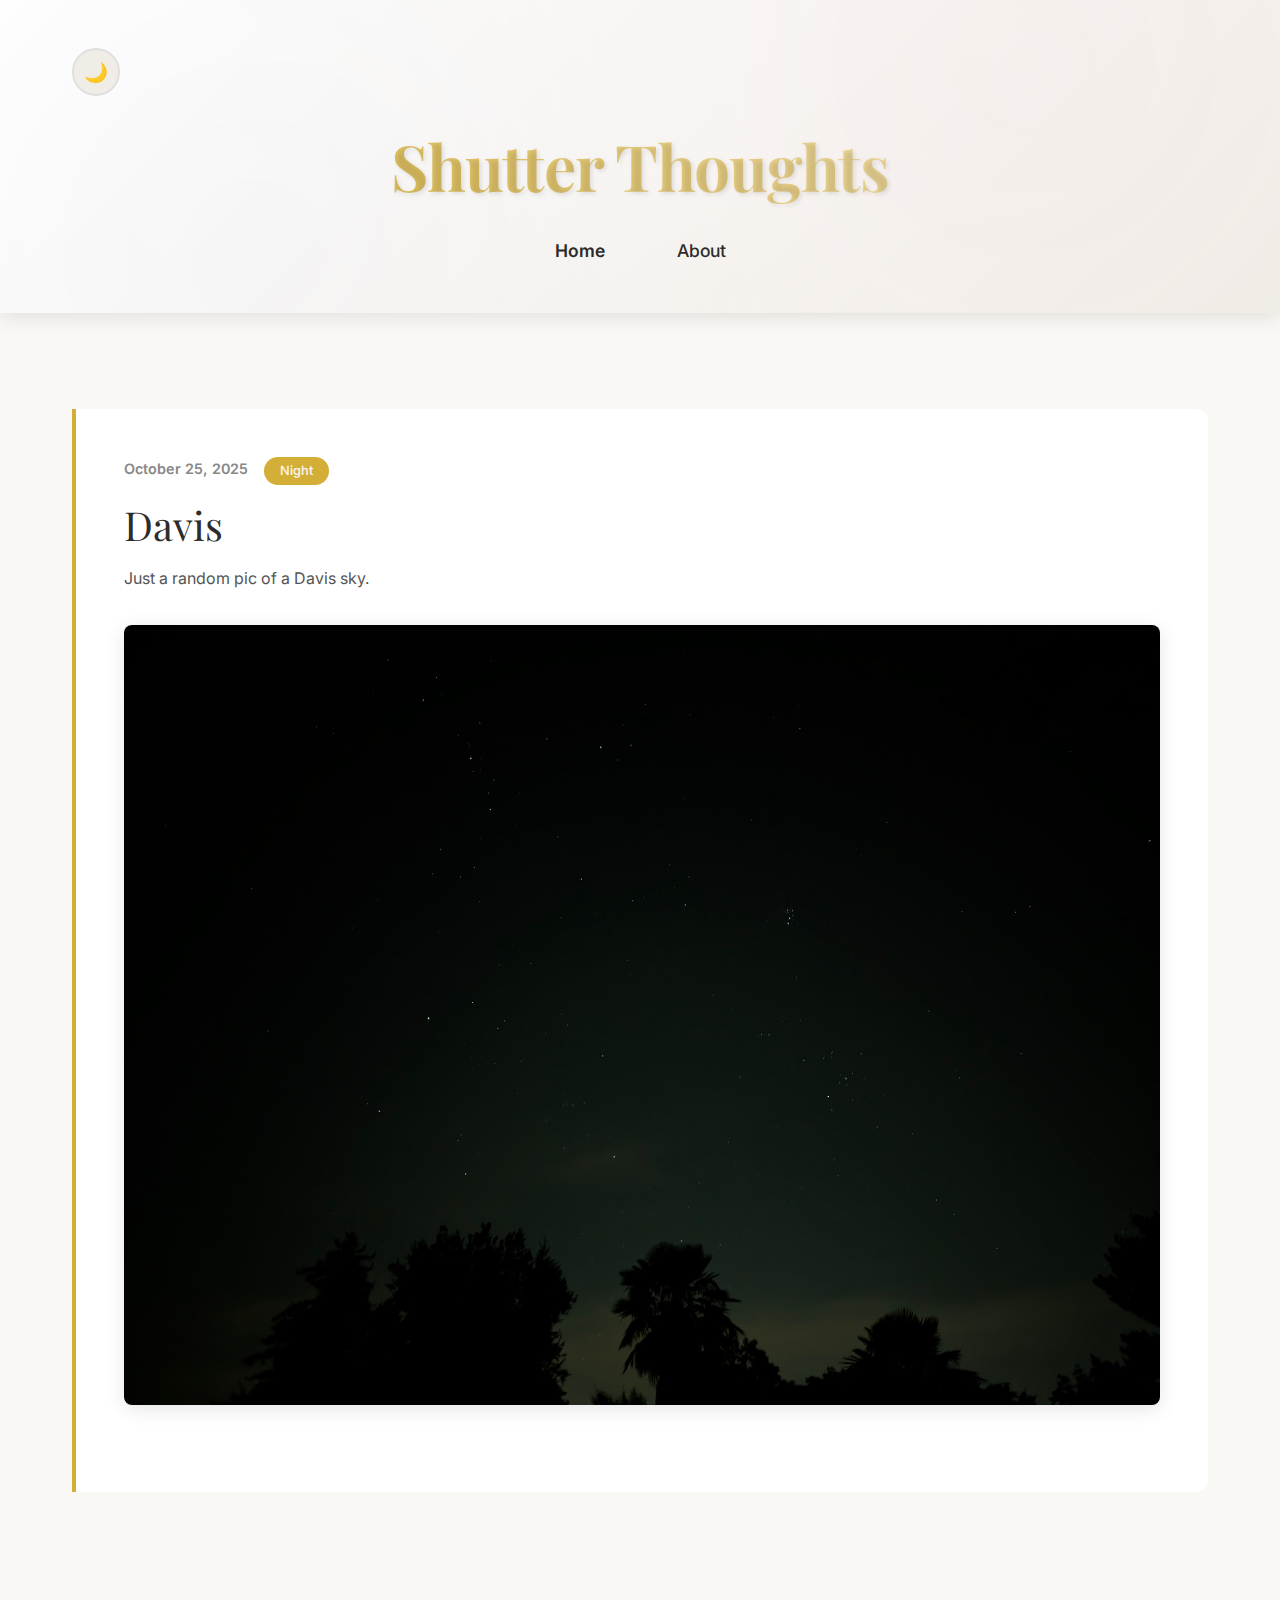
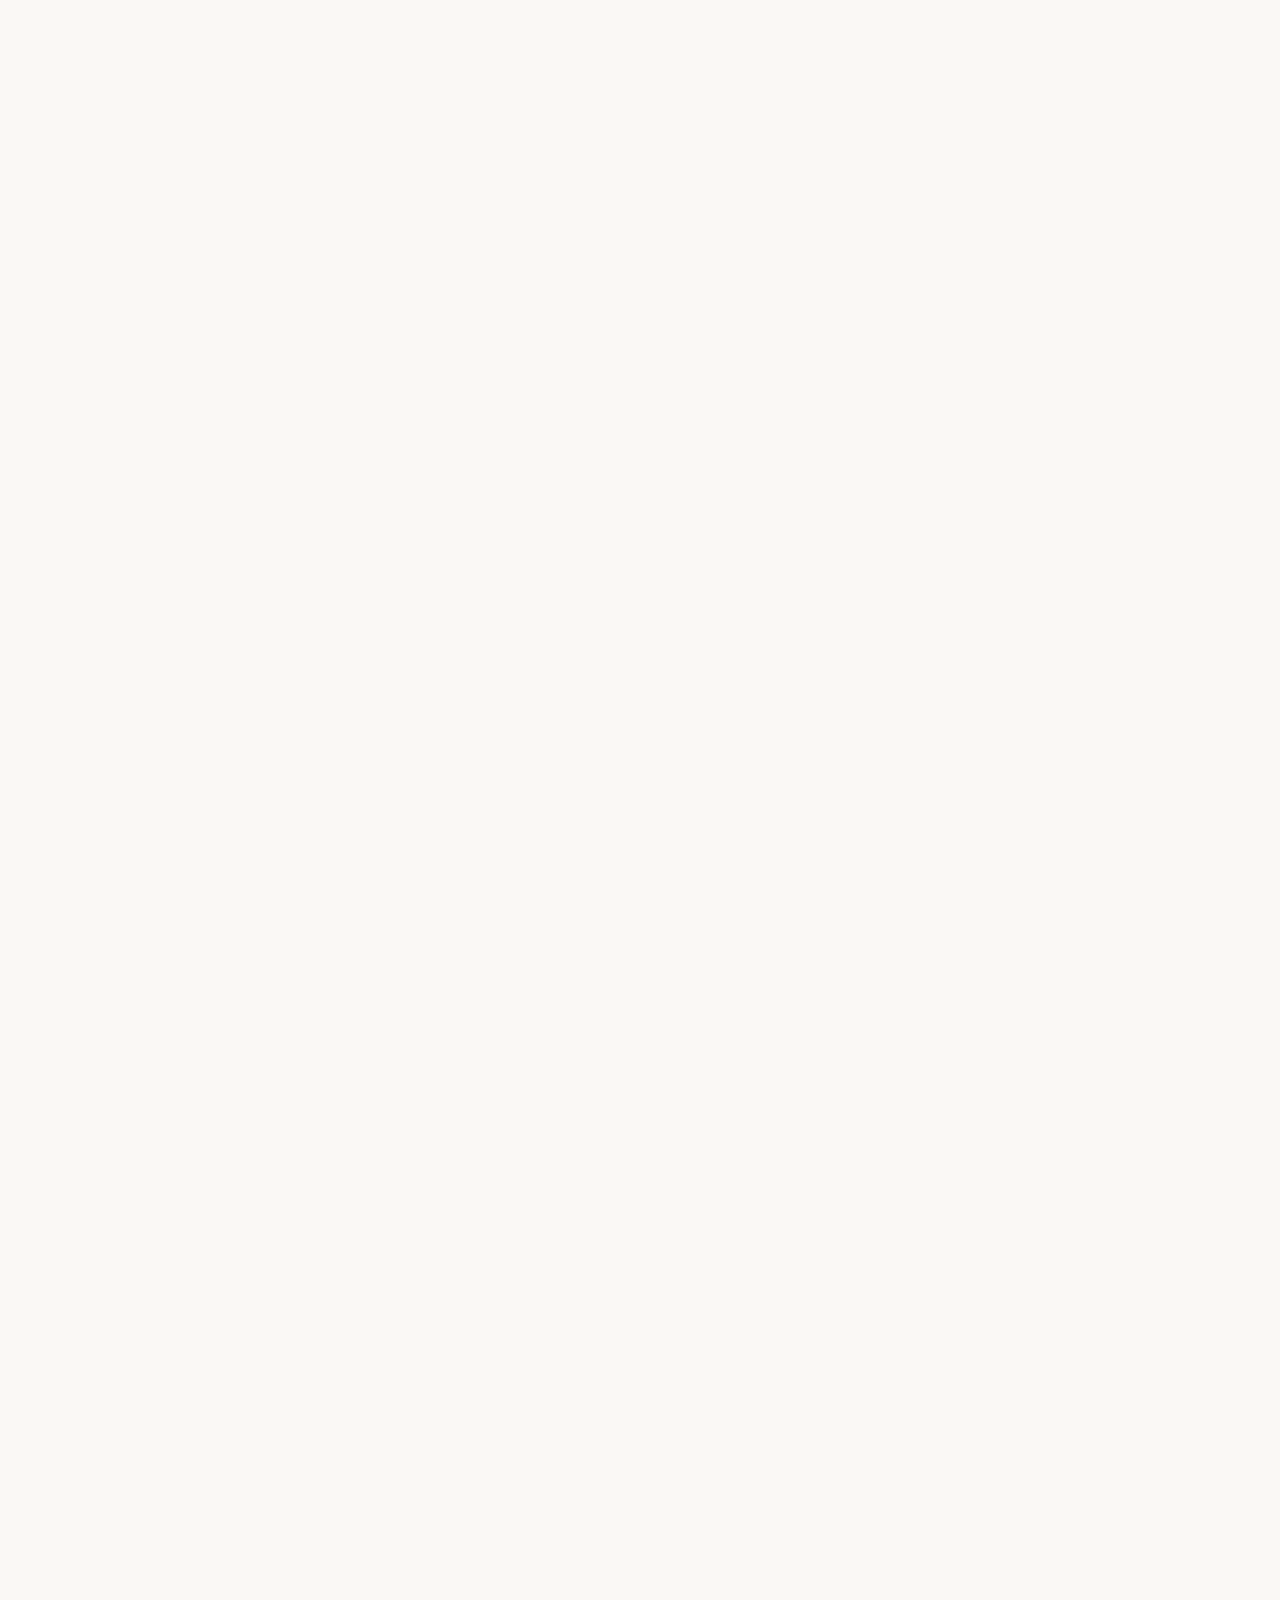
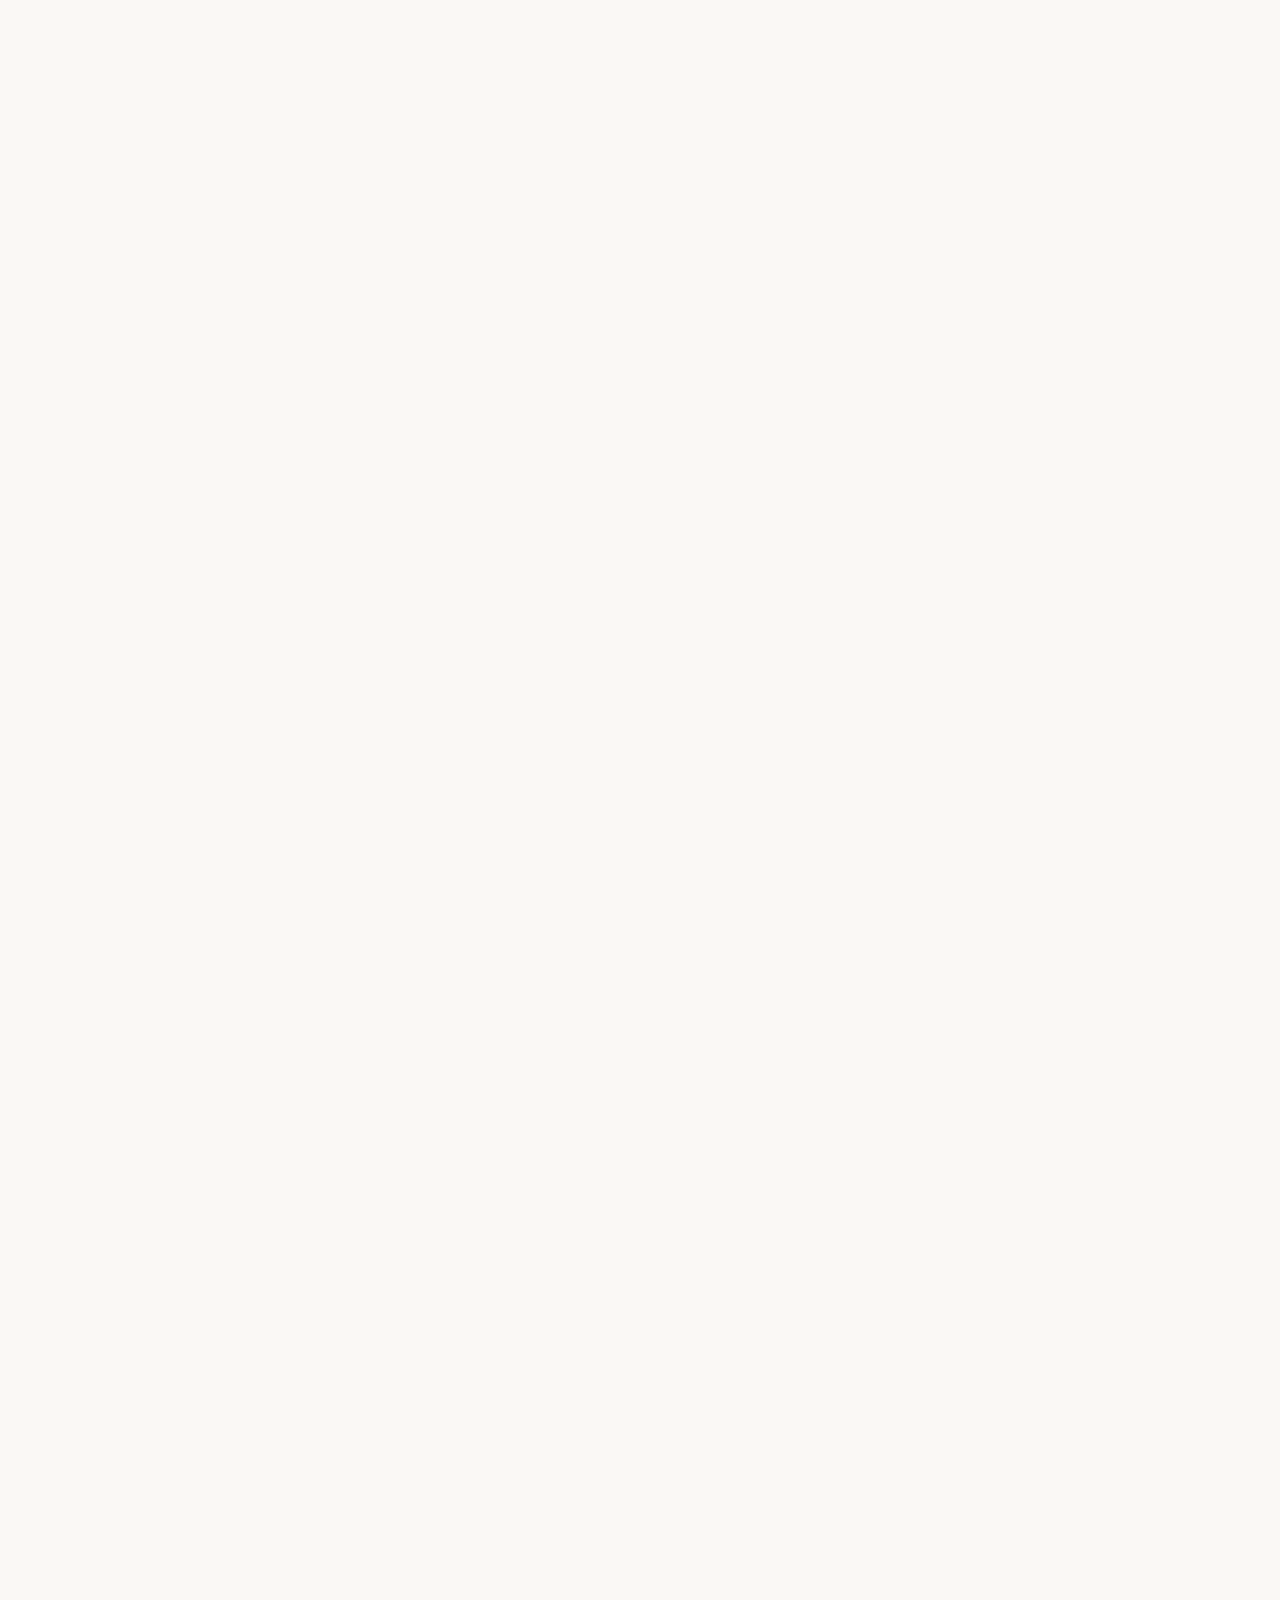
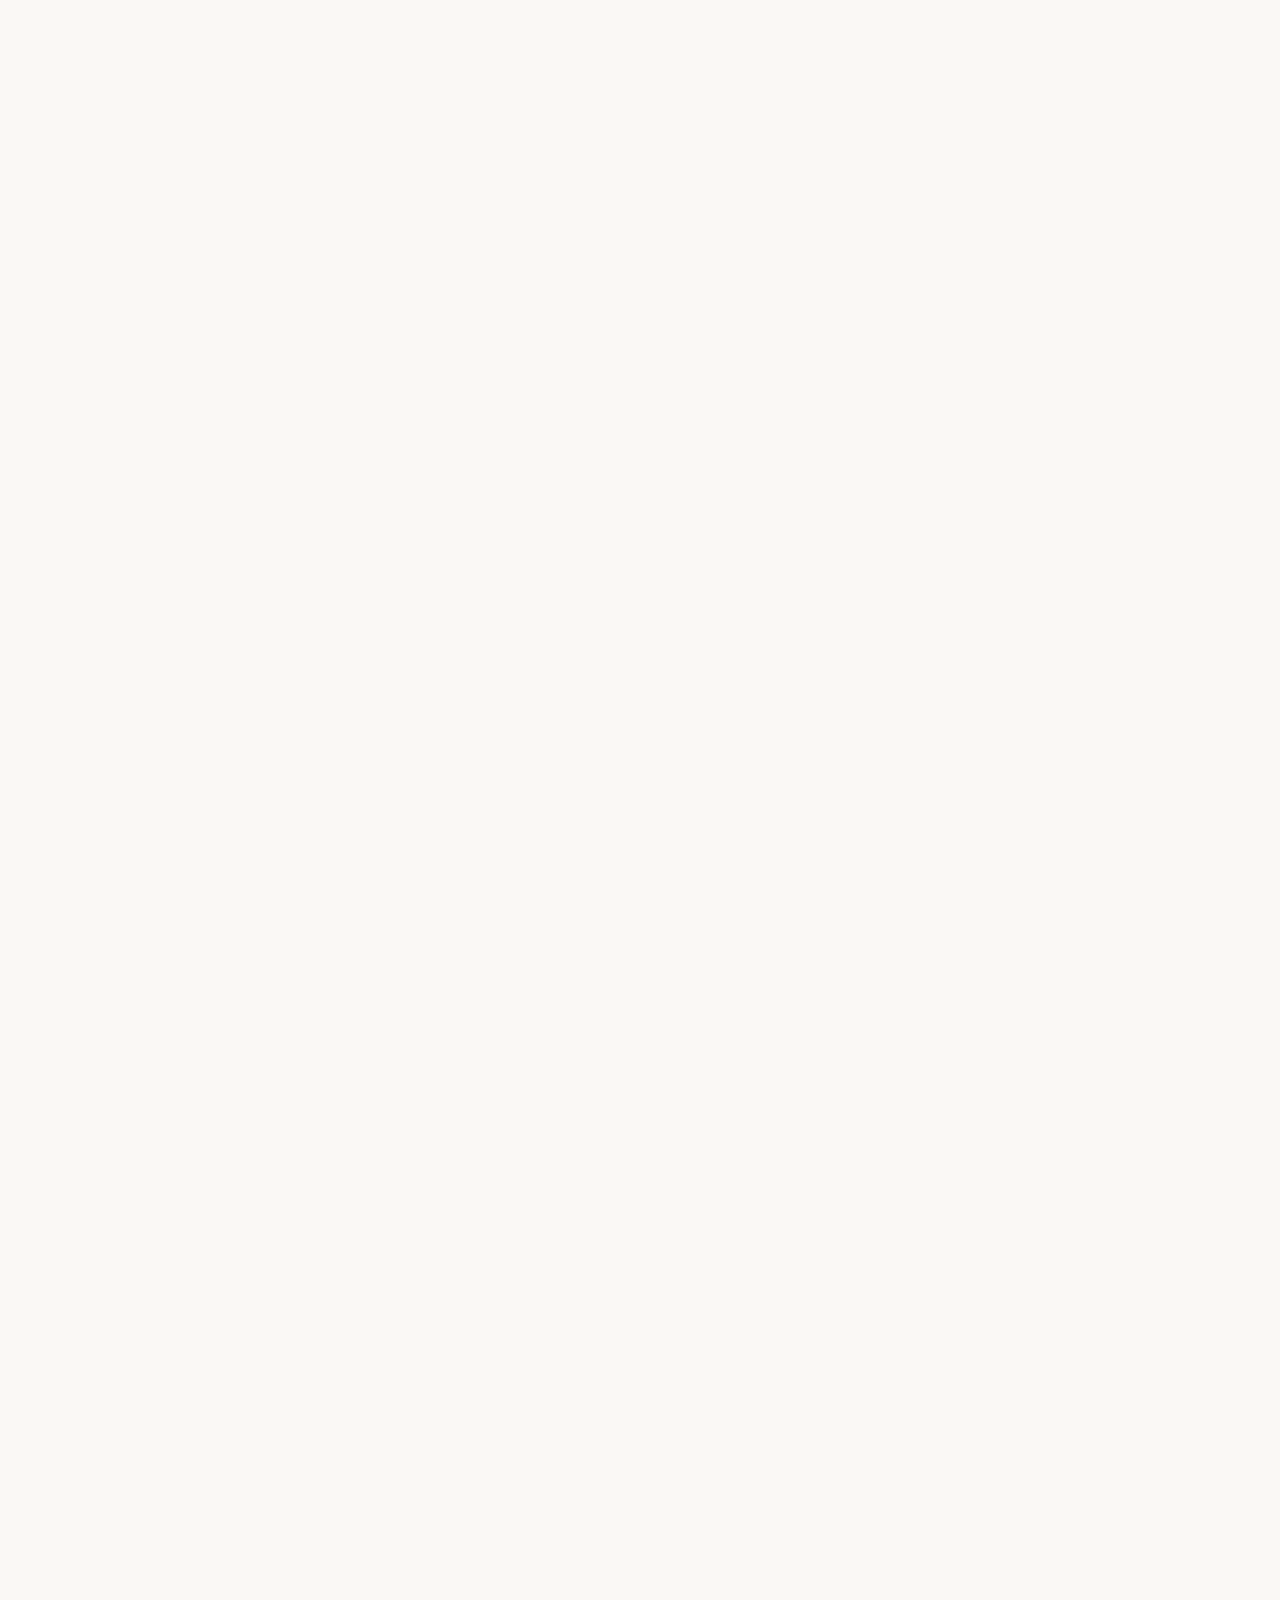
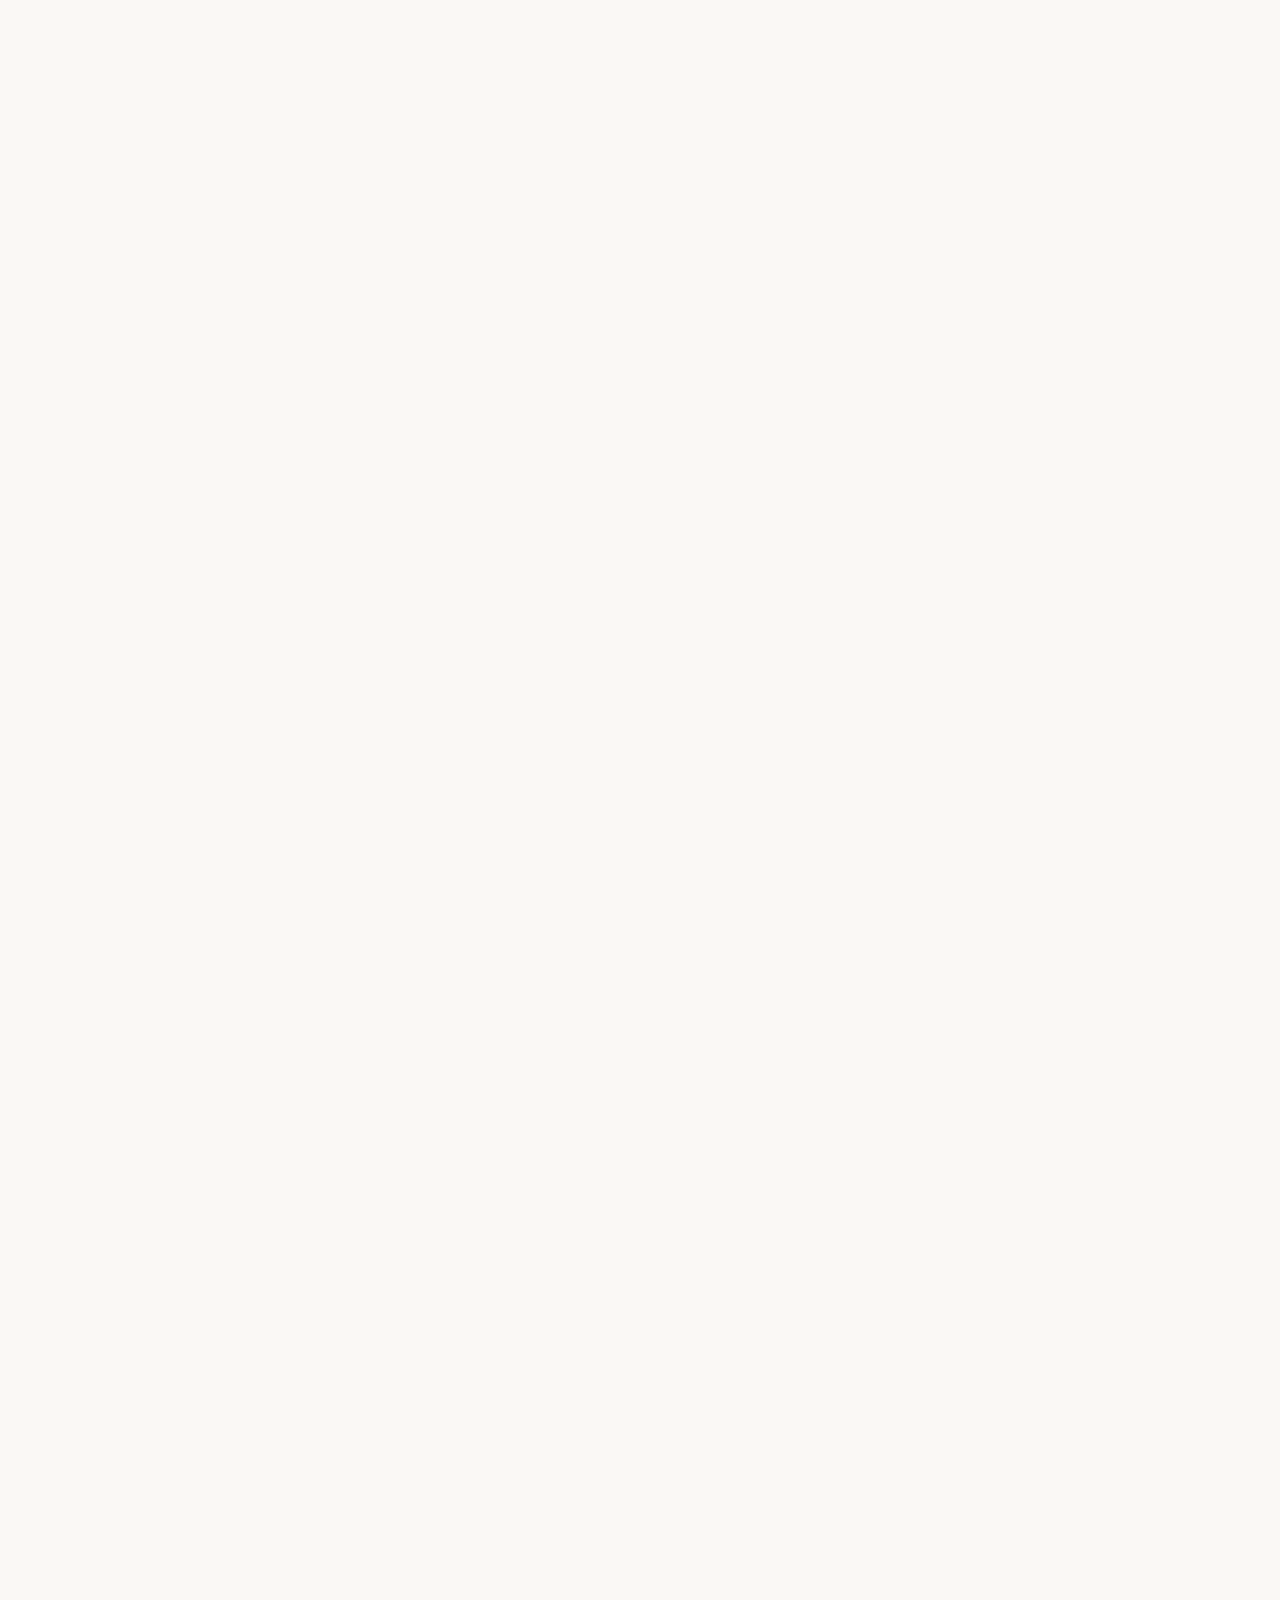
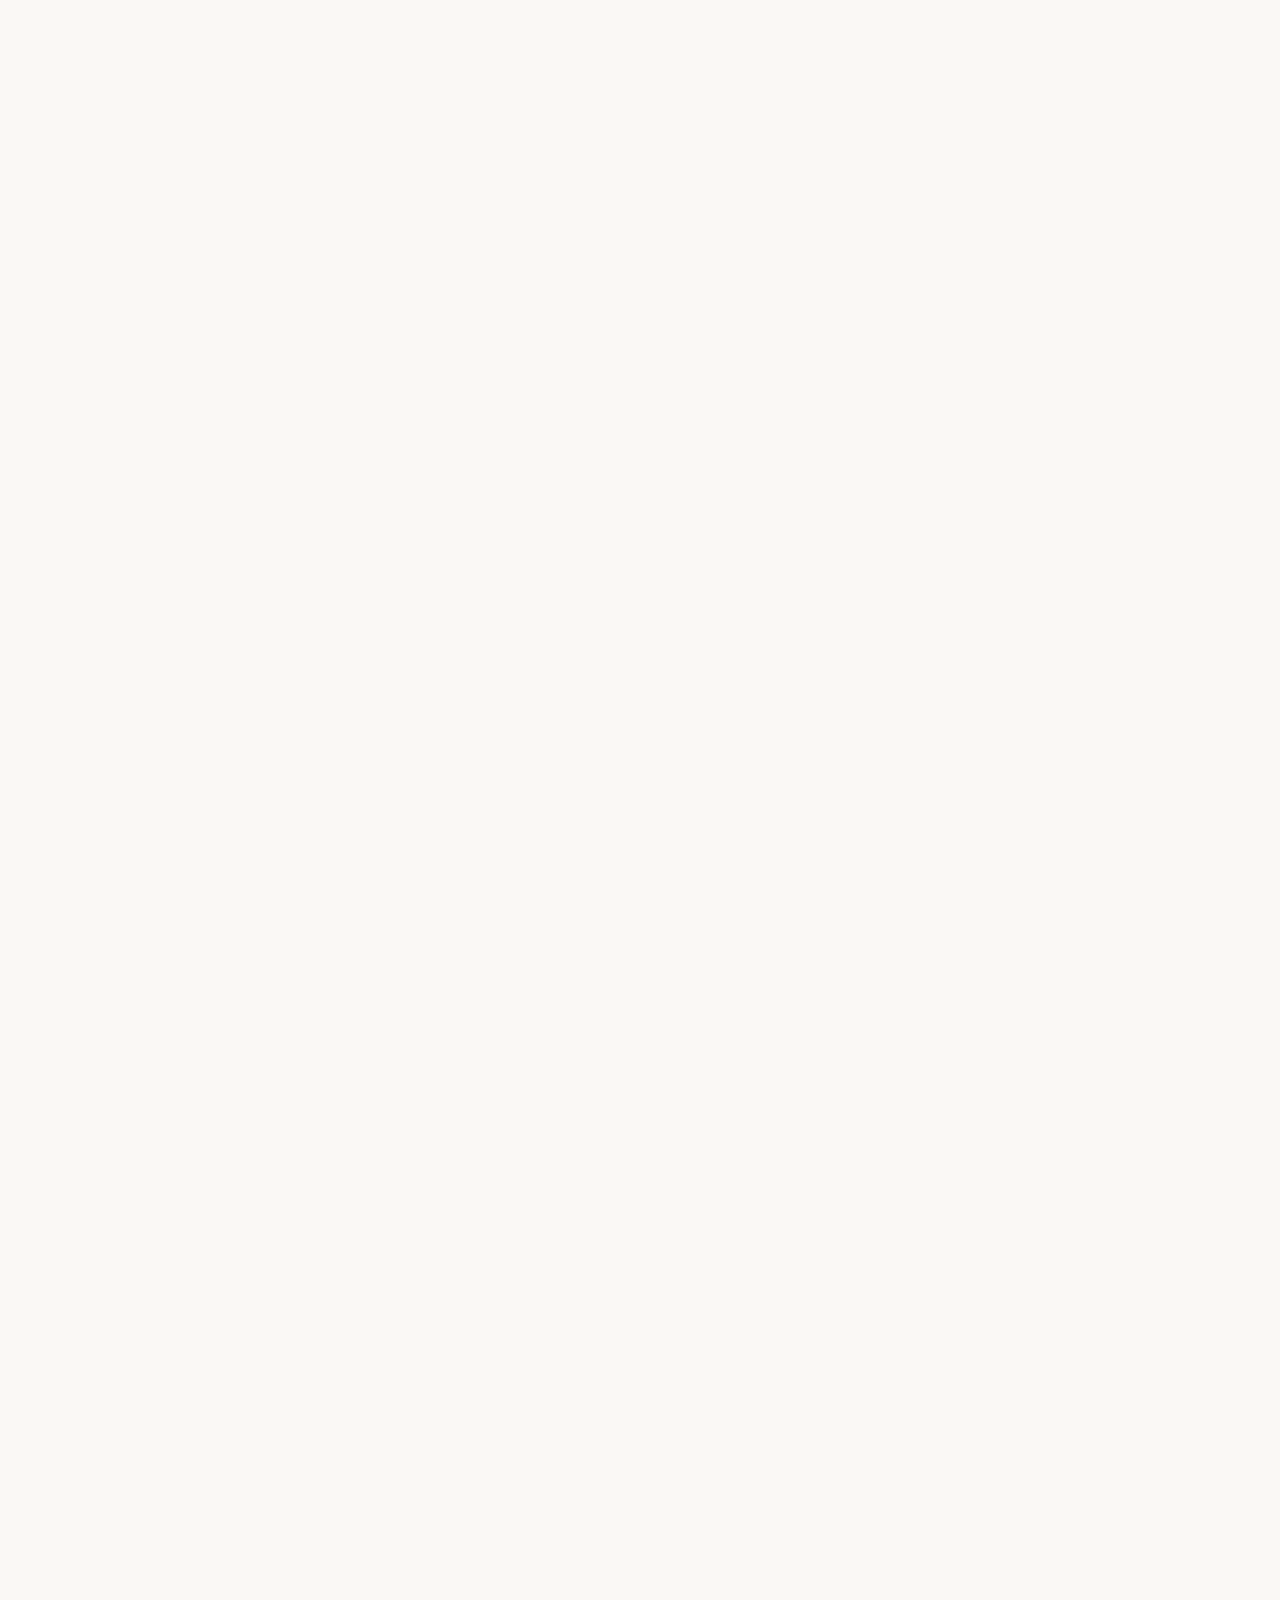
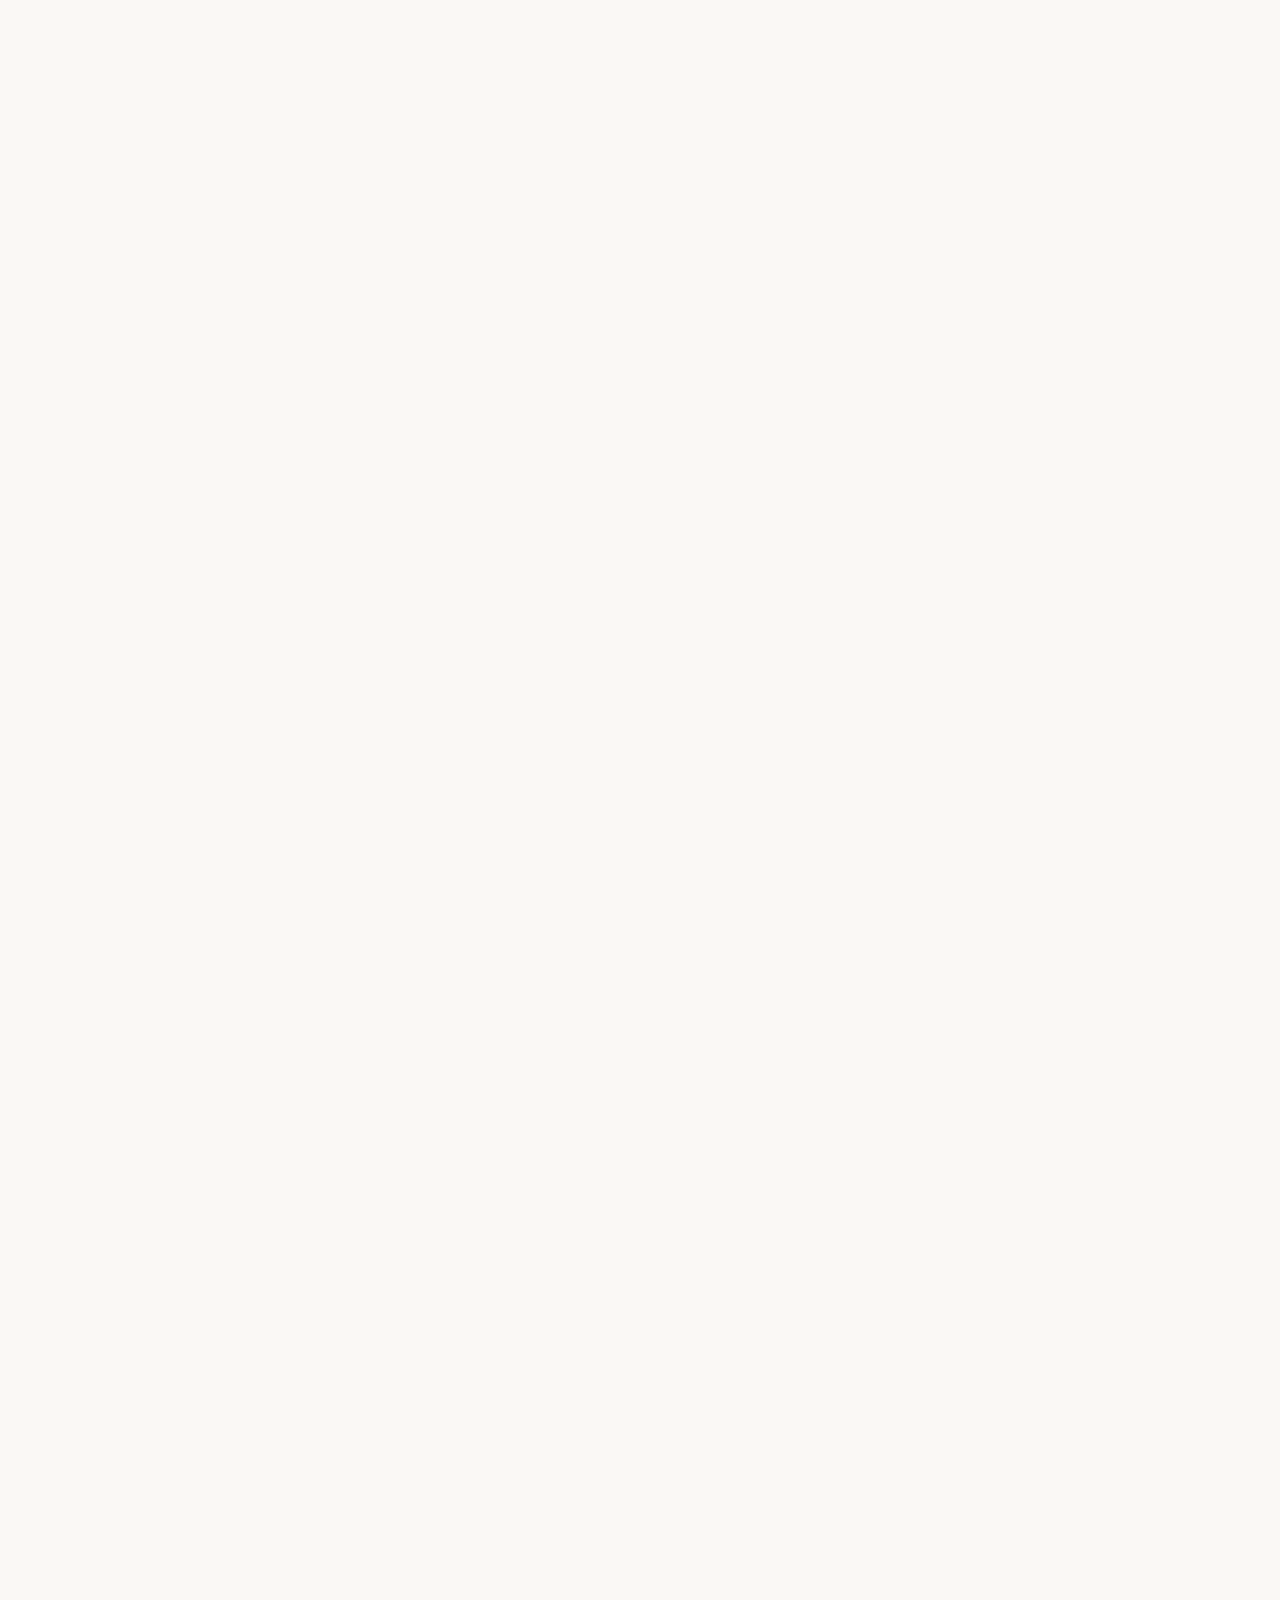
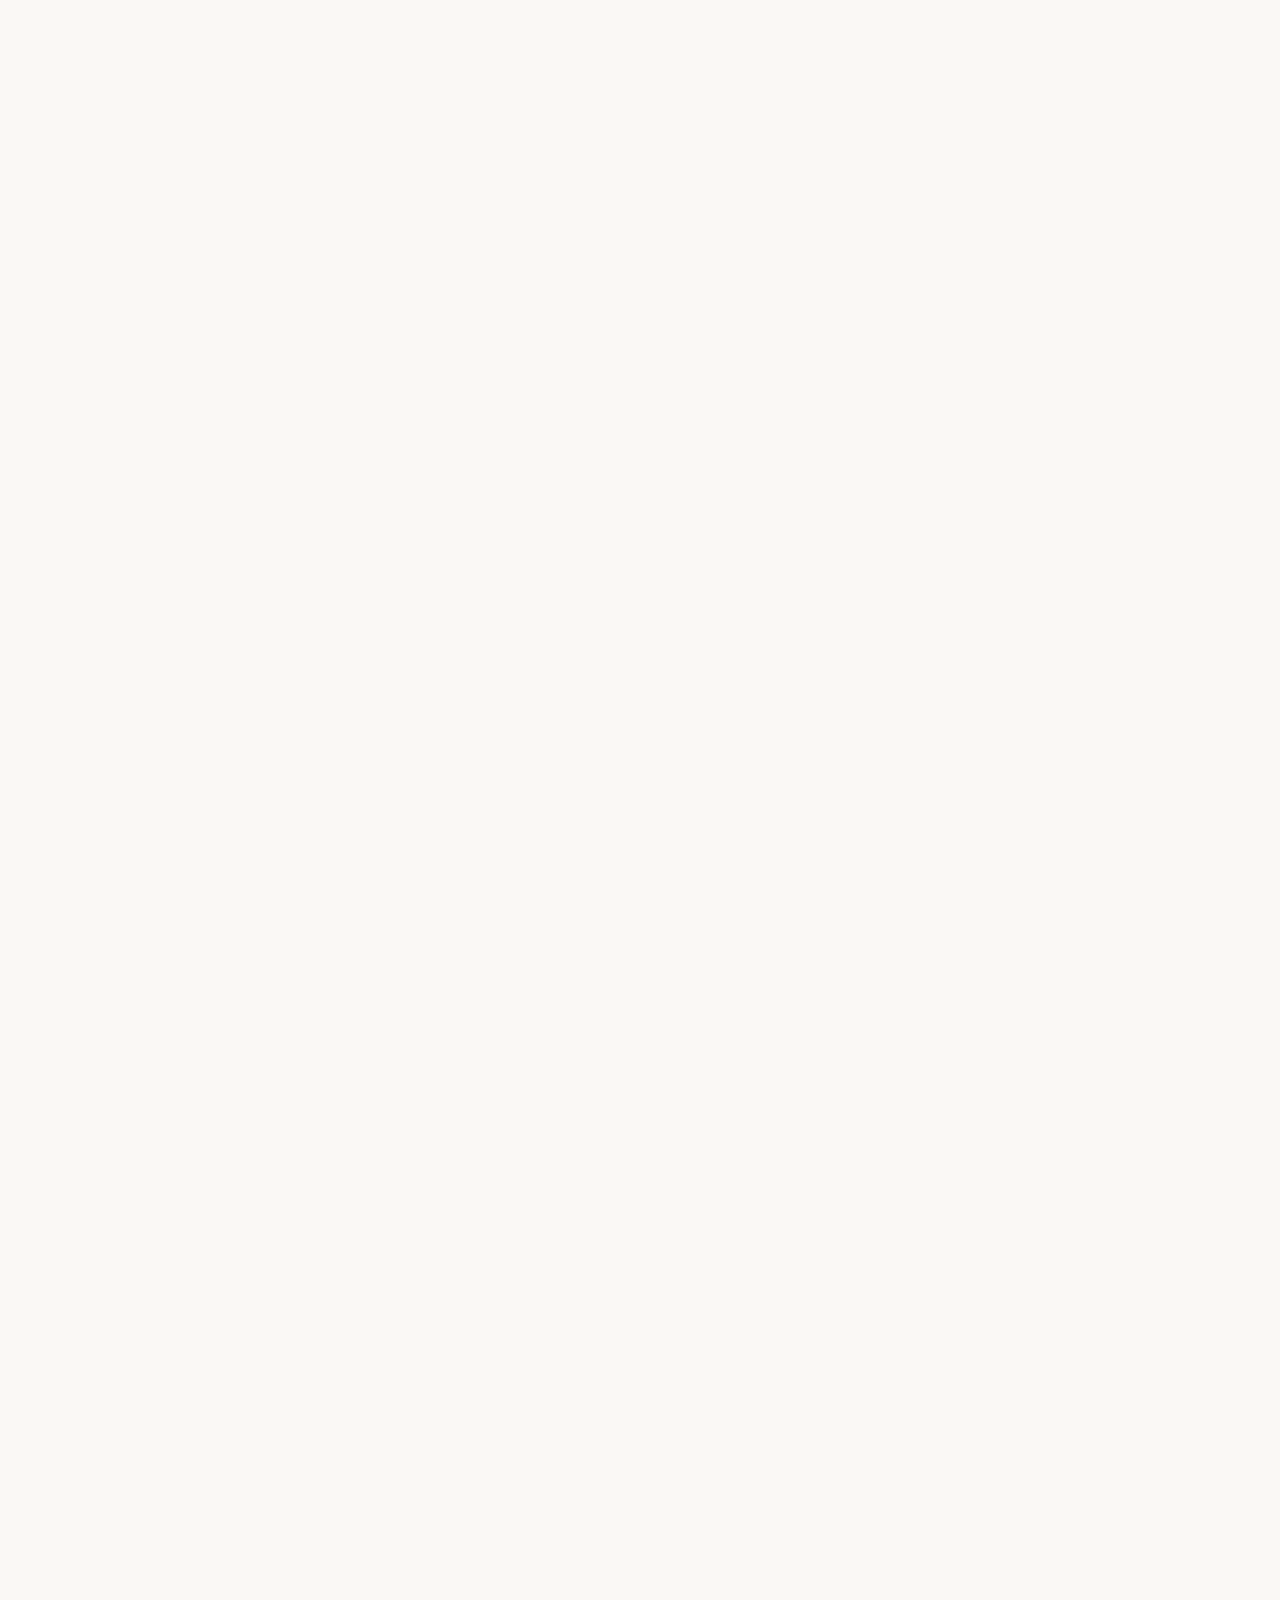
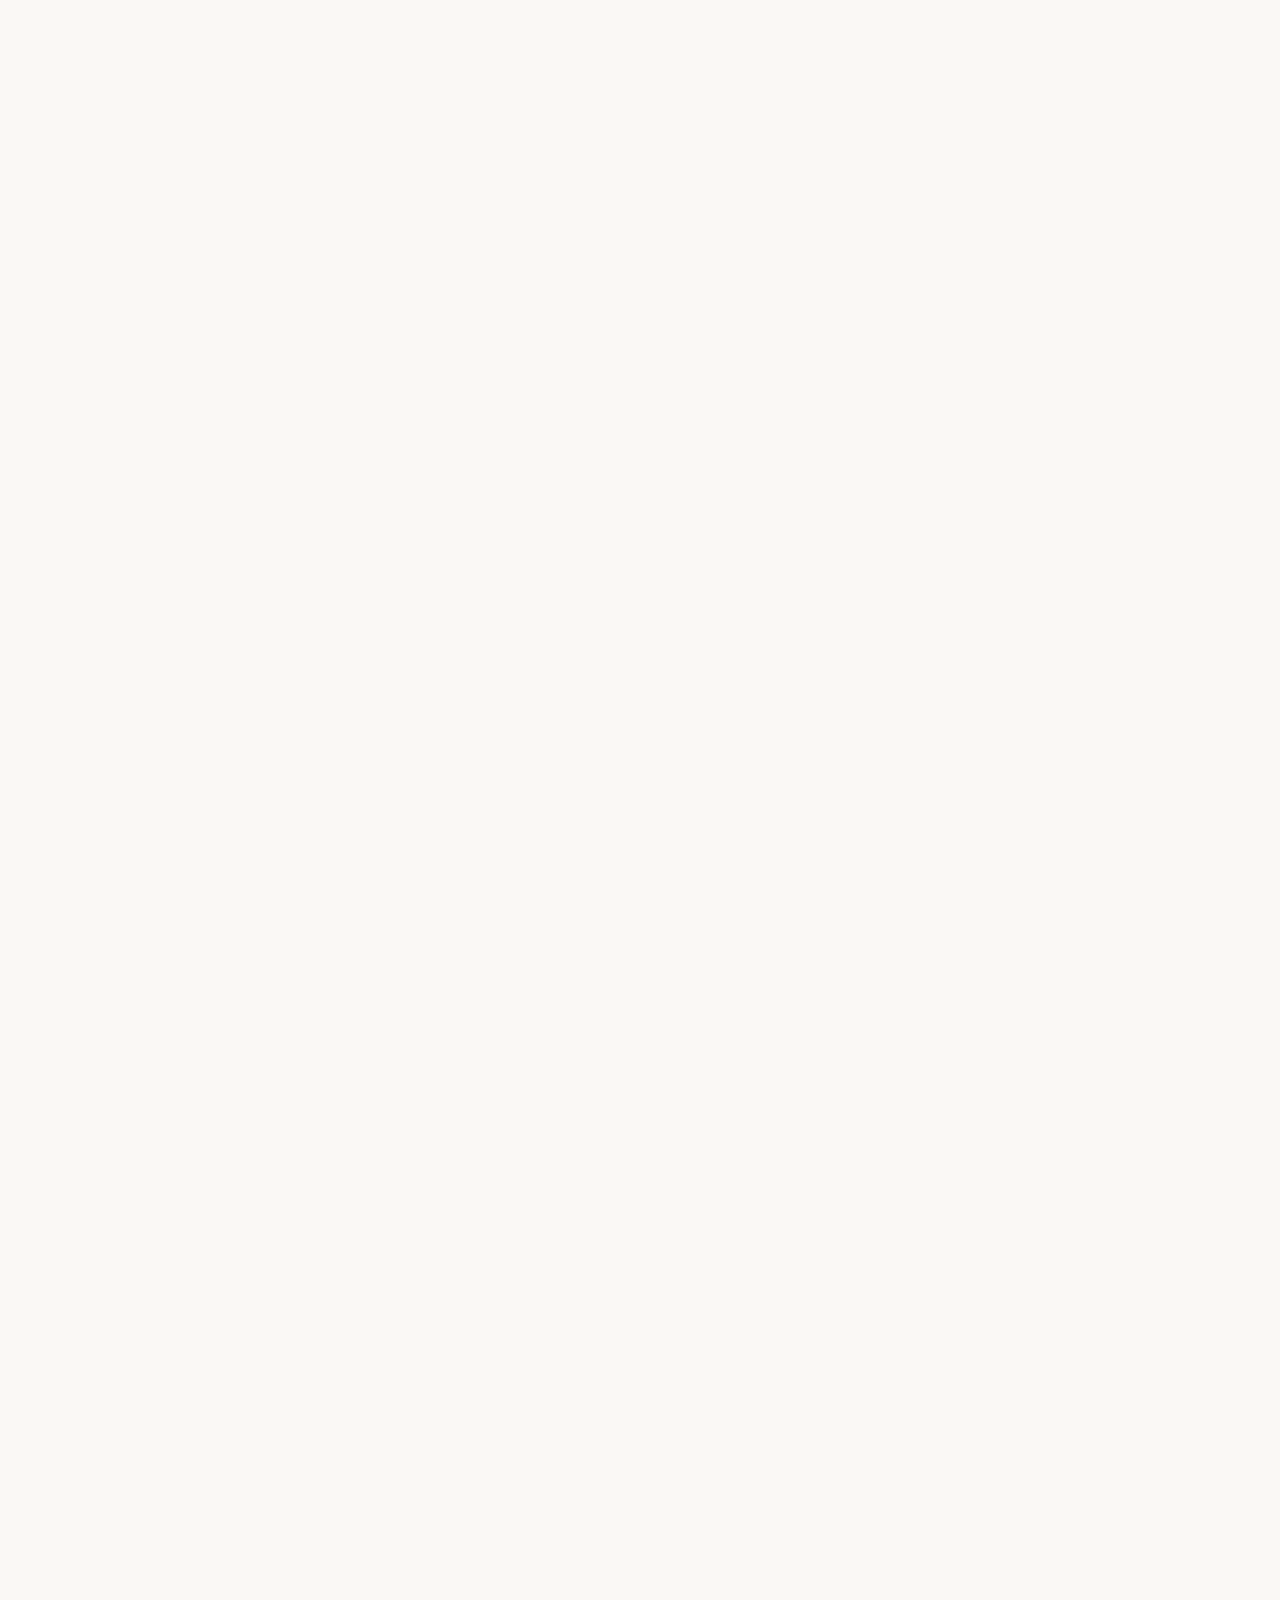
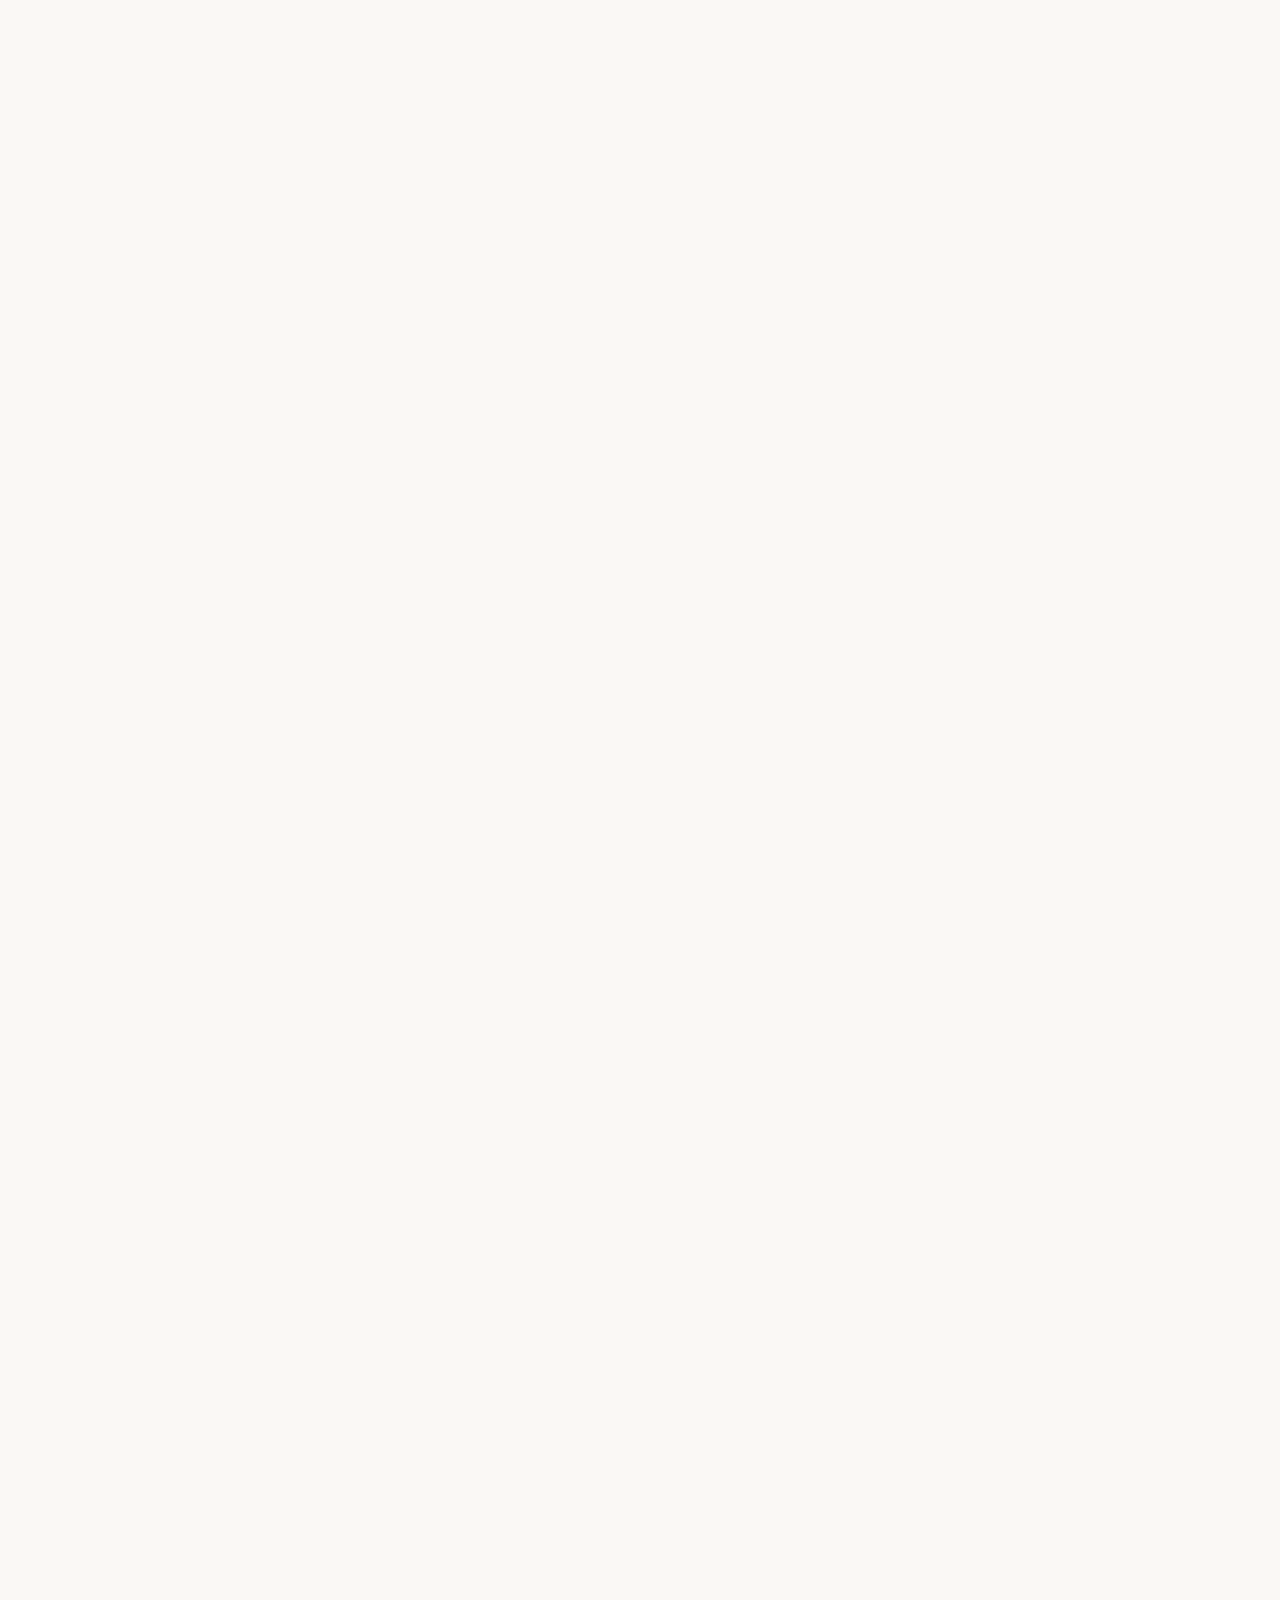
<file: index.html>
<!DOCTYPE html>
<html lang="en">
<head>
    <meta charset="UTF-8">
    <meta name="viewport" content="width=device-width, initial-scale=1.0">
    <meta name="description" content="Shutter Thoughts - A personal blog showcasing amateur photography and personal thoughts">
    <title>Shutter Thoughts - Home</title>
    <link rel="stylesheet" href="styles.css">
    <link href="https://fonts.googleapis.com/css2?family=Inter:wght@300;400;500;600;700&family=Playfair+Display:ital,wght@0,400;0,700;1,400&display=swap" rel="stylesheet">
</head>
<body>
    <header class="site-header">
        <div class="header-content">
            <div class="header-top">
                <button class="theme-toggle" id="themeToggle" aria-label="Toggle dark mode">
                    <span class="theme-icon">🌙</span>
                </button>
            </div>
            <h1 class="site-title">Shutter Thoughts</h1>
            <p class="site-subtitle">Just an amateur on a journey, learning the art along the way!</p>
        </div>
        <nav class="main-nav">
            <ul>
                <li><a href="index.html" class="active">Home</a></li>
                <li><a href="about.html">About</a></li>
            </ul>
        </nav>
    </header>

    <main class="main-content">
        <section class="blog-section">
            <!---POSTS START HERE-->
            <div class="blog-posts"> 

                <!-- DAVIS NIGHT POST -->
                <article class="blog-post">
                    <div class="post-meta">
                        <span class="post-date">October 25, 2025</span>
                        <span class="post-category">Night</span>
                    </div>
                    <h2>Davis</h2>

                    <p>Just a random pic of a Davis sky.</p>

                    <div class="blog-image">
                        <img src="images/10.25/PXL_20251024_061739338.NIGHT.jpg" alt="Davis Night Sky">
                    </div>
                </article>

                <!-- YOSEMITE POST -->
                <article class="blog-post">
                    <div class="post-meta">
                        <span class="post-date">October 24, 2025</span>
                        <span class="post-category">Landscape</span>
                    </div>
                    <h2>Yosemite National Park</h2>

                    <p>Pics from my trip to Yosemite. Sadly did not get to experience the night sky this time.</p>
                    
                    <div class="blog-image">
                        <img src="images/Yosimite/17912722992065106.jpg" alt="Half Dome at Yosemite" class="blog-img-full">
                    </div>
                        
                    <div class="blog-image-grid">
                        <div class="blog-image-half">
                            <img src="images/Yosimite/17852181957382166.jpg" alt="Yosemite landscape" class="blog-img-half">
                        </div>

                        <div class="blog-image-half">
                            <img src="images/Yosimite/18488333449026372.jpg" alt="Yosemite landscape" class="blog-img-half">
                        </div>
                    </div>
                                        
                    <p>Even though I didn't get to see the night sky this time, the daytime views were absolutely worth the trip. Can't wait to go back!</p>
                </article>
            
                <!-- ALVISO MARINA COUNTY POST -->
                <article class="blog-post">
                    <div class="post-meta">
                        <span class="post-date">October 24, 2025</span>
                        <span class="post-category">Nature</span>
                    </div>
                    <h2>Alviso Marina County Park</h2>
                    <p>Alviso Marina County Park is such a hidden gem in the Bay Area. The wetlands and salt ponds create this incredible landscape that's perfect for photography, especially during golden hour.</p>
                    
                    <div class="blog-image">
                        <img src="images/Alviso Marina County/17936276150966859.jpg" alt="Alviso Marina wetlands" class="blog-img-full">
                    </div>
                
                    <div class="blog-image">
                        <img src="images/Alviso Marina County/18075470962584886.jpg" alt="Alviso Marina landscape" class="blog-img-full">
                    </div>
                    
                </article>
            
                <!-- DAVIS-WINTERS POST -->
                <article class="blog-post">
                    <div class="post-meta">
                        <span class="post-date">October 24, 2025</span>
                        <span class="post-category">Local</span>
                    </div>
                    <h2>County Roads from Davis to Winters</h2>
                    <p>Went biking from Davis to Winters along the county roads and found some really interesting landscapes. The agricultural fields and rolling hills create these beautiful patterns.</p>
                    
                    <p>The beauty of rural California</p>

                    <div class="blog-image">
                        <img src="images/Davis-Winters/18082782574556638.jpg" alt="Davis-Winters landscape" class="blog-img-full">
                        <p class="image-caption"></p>
                    </div>
                    
                    <p>The contrast between the fields and the natural landscape is really striking. It's amazing how agriculture can create its own kind of art.</p>
                    
                    <div class="blog-image-grid">
                        <div class="blog-image-half">
                            <img src="images/Davis-Winters/18051760924962103.jpg" alt="Davis-Winters landscape" class="blog-img-half">
                        </div>

                        <div class="blog-image-half">
                            <img src="images/Davis-Winters/18071134900656417.jpg" alt="Davis-Winters landscape" class="blog-img-half">
                        </div>
                    </div>
                    
                    <div class="blog-image">
                        <img src="images/Davis-Winters/17888972001200968.jpg" alt="Davis-Winters landscape" class="blog-img-center">
                    </div>
                </article>
            
                <!-- FOLSOM LAKE POST -->
                <article class="blog-post">
                    <div class="post-meta">
                        <span class="post-date">October 24, 2025</span>
                        <span class="post-category">Nature</span>
                    </div>
                    <h2>Folsom Lake</h2>
                    <div class="blog-image">
                        <img src="images/Folsom Lake/18068022502759748.jpg" alt="Folsom Lake landscape" class="blog-img-full">
                    </div>
                    
                    <p></p>
                </article>
            
                <!-- OLIVE TREE LANE DAVIS POST -->
                <article class="blog-post">
                    <div class="post-meta">
                        <span class="post-date">October 24, 2025</span>
                        <span class="post-category">Local</span>
                    </div>
                    <h2>West Davis</h2>
                    <p>The feilds, barns in the westernen part of campus towards the Old Davis Roads are really beautiful. Be warned though this side is very isolated and any kind of traffic here is very sparse and also some network providers don't have a good range here. Venture at your own risk!</p>
                    
                    <div class="blog-image">
                        <img src="images/Olive Tree Lane Davis/17955933989876628.jpg" alt="Davis" class="blog-img-full">
                    </div>
                    
                    <div class="blog-image">
                        <img src="images/Olive Tree Lane Davis/18300302029225091.jpg" alt="" class="blog-img-full">
                    </div>
                    
                    <p>These places are also very good for astro photography but again this part of the city is very isolated and virtually no traffic here so please be careful and venture at your own risk</p>
                </article>
            
                <!-- PALO ALTO HIKE POST -->
                <article class="blog-post">
                    <div class="post-meta">
                        <span class="post-date">October 24, 2025</span>
                        <span class="post-category">Hiking</span>
                    </div>
                    <h2>Palo Alto Hike</h2>
                    <p>Did a beautiful hike in Palo Alto.</p>
                    
                    <div class="blog-image">
                        <img src="images/Palo Alto Hike/17896777296105481.jpg" alt="Palo Alto hike views" class="blog-img-full">
                    </div>
                    
                    <div class="blog-image-grid">
                        <div class="blog-image-half">
                            <img src="images/Palo Alto Hike/17983668734794940.jpg" alt="Palo Alto hike" class="blog-img-half">
                        </div>
                        <div class="blog-image-half">
                            <img src="images/Palo Alto Hike/18024733349339442.jpg" alt="Palo Alto hike" class="blog-img-half">
                        </div>
                    </div>

                    <div class="blog-image-grid">
                        <div class="'blog-image-half">
                            <img src="images/Palo Alto Hike/18028614806548658.jpg" alt="Palo Alto hike" class="blog-img-half">
                        </div>
                        <div class="blog-image-half">
                            <img src="images/Palo Alto Hike/18104548309472640.jpg" alt="Palo Alto hike" class="blog-img-half">
                        </div>
                    </div>
                    
                    <div class="blog-image">
                        <div class="blog-image-half">
                            <img src="images/Palo Alto Hike/18092420176520685.jpg" alt="Palo Alto hike" class="blog-img-full">
                        </div>
                    </div>
                    
                    <p>The bay area is a lot of things but one thing that doesn't dissapoint is the prximity to nature despite being the busy hub it is</p>
                </article>
            
                <!-- PFEIFFER BEACH POST -->
                <article class="blog-post">
                    <div class="post-meta">
                        <span class="post-date">October 24, 2025</span>
                        <span class="post-category">Nature</span>
                    </div>
                    <h2>Pfeiffer Beach</h2>
                    <p>The purple sand, the keyhole arch, and the dramatic coastline. The drive through Carmel and PCH1 is really magical!</p>
                    
                    <div class="blog-image">
                        <img src="images/Pfiffer Beach/18069004873747220.jpg" alt="Pfeiffer Beach" class="blog-img-full">
                        <p class="image-caption">The keyhole arch at Pfeiffer Beach</p>
                    </div>
                    
                    <div class="blog-image">
                        <img src="images/Pfiffer Beach/18064170346863002.jpg" alt="Pfeiffer Beach" class="blog-img-center">
                        <p class="image-caption"></p>
                    </div>
                </article>
            
                <!-- RANCHO SAN ANTONIO POST -->
                <article class="blog-post"> 
                    <div class="post-meta">
                        <span class="post-date">October 24, 2025</span>
                        <span class="post-category">Nature</span>
                    </div>
                    <h2>Rancho San Antonio</h2>
                    <p>Rancho San Antonio is such a great spot for a little relaxating day out. Just a short drive from civilization.</p>
                    
                    <div class="blog-image">
                        <img src="images/Rancho San Antonio/18036994958586748.jpg" alt="Rancho San Antonio landscape" class="blog-img-full">
                    </div>
                </article>
            
                <!-- SAN FRANCISCO POST -->
                <article class="blog-post">
                    <div class="post-meta">
                        <span class="post-date">October 24, 2025</span>
                        <span class="post-category">Urban</span>
                    </div>
                    <h2>San Francisco</h2>
                    <p>I had gone to San Francisco for new years eve.</p>
                    
                    <div class="blog-image">
                        <img src="images/SF/18301406647227025.jpg" alt="San Francisco cityscape" class="blog-img-full">
                        <p class="image-caption">The iconic San Francisco</p>
                    </div>
                    
                    <div class="blog-image-grid">
                        <div class="blog-image-half">
                            <img src="images/SF/18083869126603929.jpg" alt="San Francisco" class="blog-img-half">
                            <p class="image-caption">Pier 39</p>
                        </div>
                        <div class="blog-image-half">
                            <img src="images/SF/18051161162325107.jpg" alt="San Francisco" class="blog-img-half">
                            <p class="image-caption">Golden Hour</p>
                        </div>
                    </div>
                    
                    <div class="blog-image">
                        <img src="images/SF/18077028460570482.jpg" alt="San Francisco" class="blog-img-center">
                        <p class="image-caption">The Golden Gate Bridge</p>
                    </div>
                    
                    <p>San Francisco never gets old for photography. Every time I visit, I find new angles and perspectives to capture. The city has such a unique character!</p>
                </article>
            
                <!-- SKY - STARLINK POST -->
                <article class="blog-post">
                    <div class="post-meta">
                        <span class="post-date">October 24, 2025</span>
                        <span class="post-category">Astrophotography</span>
                    </div>
                    <h2>Night Sky - Starlink</h2>
                    <p>When I first started experimenting with astrophotography, something unexpected happened, a starlink satellite passed by. My picture does not do jsustice to what I saw.</p>
                    
                    <div class="blog-image">
                        <img src="images/Sky - Starlink/17962191947746655.jpg" alt="Starlink satellites in the sky" class="blog-img-full">
                    </div>
                    
                    <div class="blog-image-grid">
                        <div class="blog-image-half">
                            <img src="images/Sky - Starlink/17969750771911285.jpg" alt="Night sky" class="blog-img-half">
                        </div>
                        <div class="blog-image-half">
                            <img src="images/Sky - Starlink/18067472360314042.jpg" alt="Starlink satellites" class="blog-img-half">
                        </div>
                    </div>
                    
                    <div class="blog-image-grid">
                        <video controls class="blog-img-half" style="width: 100%; max-width: 500px; border-radius: 8px;">
                            <source src="images/Sky - Starlink/18157740064366593.mp4" type="video/mp4">
                            Your browser does not support the video tag.
                        </video>
                        <video controls class="blog-img-half" style="width: 100%; max-width: 500px; border-radius: 8px;">
                            <source src="images/Sky - Starlink/17863139157327439.mp4" type="video/mp4">
                            Your browser does not support the video tag.
                        </video>
                    </div>
                    <p>P.S. It looked like the aliens were descending.</p>
                </article>
            
                <!-- SYCAMORE PARK DAVIS POST -->
                <article class="blog-post">
                    <div class="post-meta">
                        <span class="post-date">October 24, 2025</span>
                        <span class="post-category">Local</span>
                    </div>
                    <h2>Sycamore Park, Davis</h2>
                    <p>The magical sunset I saw on a run while in Sycamore Park.</p>
                    
                    <div class="blog-image">
                        <img src="images/Sycamore Park Davis/18013761749495647.jpg" alt="Sycamore Park trees" class="blog-img-full">
                    </div>
                    
                    <p>I love how the colors of the setting sun create such a pictureque scene.</p>
                </article>
                
            </div> 
        </section>
    </main>

    <footer class="site-footer">
        <div class="footer-content">
            <p>&copy; <span id="currentYear"></span> Shutter Thoughts. All photographs and content are my own. This work is licensed under CC BY-NC-SA 4.0</p>
        </div>
    </footer>

    <script src="script.js"></script>

</body>
</html>
</file>
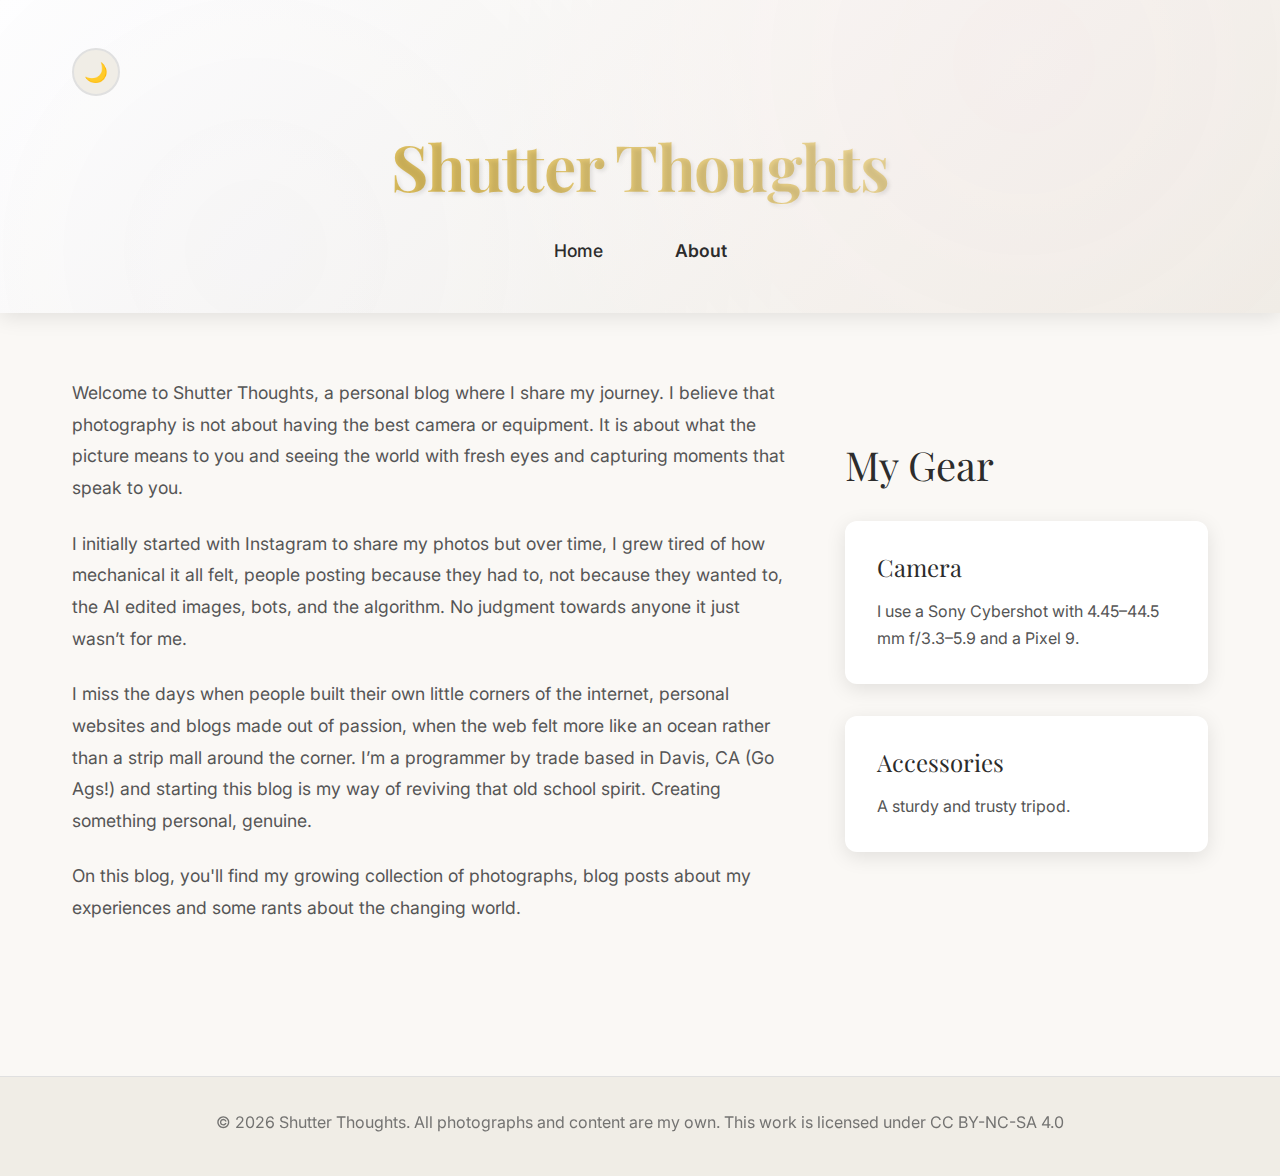
<file: about.html>
<!DOCTYPE html>
<html lang="en">
<head>
    <meta charset="UTF-8">
    <meta name="viewport" content="width=device-width, initial-scale=1.0">
    <meta name="description" content="About Shutter Thoughts - Learn about my photography journey and passion for capturing moments and thoughts">
    <title>Shutter Thoughts - About</title>
    <link rel="stylesheet" href="styles.css">
    <link href="https://fonts.googleapis.com/css2?family=Inter:wght@300;400;500;600;700&family=Playfair+Display:ital,wght@0,400;0,700;1,400&display=swap" rel="stylesheet">
</head>
<body>
    <header class="site-header">
        <div class="header-content">
            <div class="header-top">
                <button class="theme-toggle" id="themeToggle" aria-label="Toggle dark mode">
                    <span class="theme-icon">🌙</span>
                </button>
            </div>
            <h1 class="site-title">Shutter Thoughts</h1>
            <p class="site-subtitle">Just an amateur on a journey, learning the art along the way!</p>
        </div>
        <nav class="main-nav">
            <ul>
                <li><a href="index.html">Home</a></li>
                <li><a href="about.html" class="active">About</a></li>
            </ul>
        </nav>
    </header>

    <main class="main-content">
        <section class="about-section">
            <div class="about-content">
                <div class="about-text">
                    <p>Welcome to Shutter Thoughts, a personal blog where I share my journey. I believe that photography is not about having the best camera or equipment. It is about what the picture means to you and seeing the world with fresh eyes and capturing moments that speak to you.</p>

                    <p>I initially started with Instagram to share my photos but over time, I grew tired of how mechanical it all felt, people posting because they had to, not because they wanted to, the AI edited images, bots, and the algorithm. No judgment towards anyone it just wasn’t for me.</p>
                        
                    <p>I miss the days when people built their own little corners of the internet, personal websites and blogs made out of passion, when the web felt more like an ocean rather than a strip mall around the corner. I’m a programmer by trade based in Davis, CA (Go Ags!) and starting this blog is my way of reviving that old school spirit. Creating something personal, genuine.</p>
                    
                    <p>On this blog, you'll find my growing collection of photographs, blog posts about my experiences and some rants about the changing world. </p>
                </div>

        <section class="favorite-gear-section">
            <h2>My Gear</h2>
            <div class="gear-grid">
              
                <div class="gear-item">
                    <h3>Camera</h3>
                    <p>I use a Sony Cybershot with 4.45–44.5 mm f/3.3–5.9 and a Pixel 9.</p>
                </div>
                <div class="gear-item">
                    <h3>Accessories</h3>
                    <p>A sturdy  and trusty tripod.</p>
                </div>
            </div>
        </section>
    </main>

    <footer class="site-footer">
        <div class="footer-content">
            <p>&copy; <span id="currentYear"></span> Shutter Thoughts. All photographs and content are my own. This work is licensed under CC BY-NC-SA 4.0</p>
        </div>
    </footer>

    <script src="script.js"></script>
</body>
</html>
</file>
<file: styles.css>
/* CSS Custom Properties for Theme Support */
:root {
    /* Light Theme Colors */
    --bg-primary: #faf8f5;
    --bg-secondary: #ffffff;
    --bg-tertiary: #f0ede6;
    --text-primary: #2c2c2c;
    --text-secondary: #555555;
    --text-muted: #888888;
    --accent-primary: #d4af37;
    --accent-secondary: #f4e4bc;
    --border-color: #e0e0e0;
    --shadow-light: rgba(0, 0, 0, 0.1);
    --shadow-medium: rgba(0, 0, 0, 0.15);
    --shadow-heavy: rgba(0, 0, 0, 0.25);
    
    /* Dark Theme Colors */
    --bg-primary-dark: #1a1a1a;
    --bg-secondary-dark: #2c2c2c;
    --bg-tertiary-dark: #333333;
    --text-primary-dark: #faf8f5;
    --text-secondary-dark: #cccccc;
    --text-muted-dark: #999999;
    --accent-primary-dark: #f4e4bc;
    --accent-secondary-dark: #d4af37;
    --border-color-dark: #444444;
    --shadow-light-dark: rgba(0, 0, 0, 0.3);
    --shadow-medium-dark: rgba(0, 0, 0, 0.4);
    --shadow-heavy-dark: rgba(0, 0, 0, 0.6);
    
    /* Current Theme Variables */
    --bg-primary-current: var(--bg-primary);
    --bg-secondary-current: var(--bg-secondary);
    --bg-tertiary-current: var(--bg-tertiary);
    --text-primary-current: var(--text-primary);
    --text-secondary-current: var(--text-secondary);
    --text-muted-current: var(--text-muted);
    --accent-primary-current: var(--accent-primary);
    --accent-secondary-current: var(--accent-secondary);
    --border-color-current: var(--border-color);
    --shadow-light-current: var(--shadow-light);
    --shadow-medium-current: var(--shadow-medium);
    --shadow-heavy-current: var(--shadow-heavy);
    
    /* Spacing */
    --spacing-xs: 0.25rem;
    --spacing-sm: 0.5rem;
    --spacing-md: 1rem;
    --spacing-lg: 1.5rem;
    --spacing-xl: 2rem;
    --spacing-2xl: 3rem;
    --spacing-3xl: 4rem;
    
    /* Border Radius */
    --radius-sm: 4px;
    --radius-md: 8px;
    --radius-lg: 12px;
    --radius-xl: 16px;
    --radius-full: 50%;
    
    /* Transitions */
    --transition-fast: 0.15s ease;
    --transition-normal: 0.3s ease;
    --transition-slow: 0.5s ease;
}

/* Dark Theme */
[data-theme="dark"] {
    --bg-primary-current: var(--bg-primary-dark);
    --bg-secondary-current: var(--bg-secondary-dark);
    --bg-tertiary-current: var(--bg-tertiary-dark);
    --text-primary-current: var(--text-primary-dark);
    --text-secondary-current: var(--text-secondary-dark);
    --text-muted-current: var(--text-muted-dark);
    --accent-primary-current: var(--accent-primary-dark);
    --accent-secondary-current: var(--accent-secondary-dark);
    --border-color-current: var(--border-color-dark);
    --shadow-light-current: var(--shadow-light-dark);
    --shadow-medium-current: var(--shadow-medium-dark);
    --shadow-heavy-current: var(--shadow-heavy-dark);
}

/* Reset and Base Styles */
* {
    margin: 0;
    padding: 0;
    box-sizing: border-box;
}

*::before,
*::after {
    box-sizing: border-box;
}

html {
    scroll-behavior: smooth;
    font-size: 16px;
}

body {
    font-family: 'Inter', -apple-system, BlinkMacSystemFont, 'Segoe UI', Roboto, sans-serif;
    line-height: 1.6;
    color: var(--text-primary-current);
    background-color: var(--bg-primary-current);
    transition: background-color var(--transition-normal), color var(--transition-normal);
    overflow-x: hidden;
}

/* Focus Management */
*:focus {
    outline: 2px solid var(--accent-primary-current);
    outline-offset: 2px;
}

*:focus:not(:focus-visible) {
    outline: none;
}

/* Typography */
h1, h2, h3, h4, h5, h6 {
    font-family: 'Playfair Display', serif;
    font-weight: 400;
    color: var(--text-primary-current);
    line-height: 1.2;
}

h1 {
    font-size: clamp(2.5rem, 5vw, 4rem);
    font-weight: 700;
    letter-spacing: -0.02em;
}

h2 {
    font-size: clamp(2rem, 4vw, 2.5rem);
    margin-bottom: var(--spacing-lg);
    position: relative;
}

/* Removed golden underline from h2 */

h3 {
    font-size: clamp(1.25rem, 3vw, 1.5rem);
    margin-bottom: var(--spacing-sm);
}

p {
    color: var(--text-secondary-current);
    line-height: 1.7;
}

/* Header Styles */
.site-header {
    background: linear-gradient(135deg, var(--bg-secondary-current) 0%, var(--bg-tertiary-current) 100%);
    color: var(--text-primary-current);
    padding: var(--spacing-2xl) 0;
    position: relative;
    overflow: hidden;
    box-shadow: 0 4px 20px var(--shadow-light-current);
}

.site-header::before {
    content: '';
    position: absolute;
    top: 0;
    left: 0;
    right: 0;
    bottom: 0;
    background: 
        radial-gradient(circle at 20% 80%, rgba(120, 119, 198, 0.1) 0%, transparent 50%),
        radial-gradient(circle at 80% 20%, rgba(255, 119, 198, 0.1) 0%, transparent 50%);
    opacity: 0.3;
}

.header-content {
    text-align: center;
    position: relative;
    z-index: 2;
    max-width: 1200px;
    margin: 0 auto;
    padding: 0 var(--spacing-xl);
}

.header-top {
    display: flex;
    justify-content: space-between;
    align-items: center;
    margin-bottom: var(--spacing-xl);
}

/* Theme Toggle */
.theme-toggle {
    background: var(--bg-tertiary-current);
    border: 2px solid var(--border-color-current);
    border-radius: var(--radius-full);
    width: 48px;
    height: 48px;
    display: flex;
    align-items: center;
    justify-content: center;
    cursor: pointer;
    transition: all var(--transition-normal);
    font-size: 1.2rem;
}

.theme-toggle:hover {
    background: var(--accent-primary-current);
    border-color: var(--accent-primary-current);
    transform: scale(1.1);
}

.theme-toggle:active {
    transform: scale(0.95);
}

.site-title {
    font-size: clamp(2.5rem, 6vw, 4rem);
    margin-bottom: var(--spacing-sm);
    text-shadow: 2px 2px 4px var(--shadow-light-current);
    background: linear-gradient(45deg, var(--accent-primary-current), var(--accent-secondary-current));
    -webkit-background-clip: text;
    -webkit-text-fill-color: transparent;
    background-clip: text;
    transition: all var(--transition-normal);
}

.site-subtitle {
    font-size: clamp(1rem, 2.5vw, 1.2rem);
    font-style: italic;
    opacity: 0.9;
    margin-bottom: var(--spacing-xl);
    color: var(--text-secondary-current);
}

/* Navigation */
.main-nav {
    position: relative;
    z-index: 2;
    max-width: 1200px;
    margin: 0 auto;
    padding: 0 var(--spacing-xl);
}

.main-nav ul {
    list-style: none;
    display: flex;
    justify-content: center;
    gap: var(--spacing-lg);
    flex-wrap: wrap;
}

.main-nav a {
    color: var(--text-primary-current);
    text-decoration: none;
    font-size: 1.1rem;
    font-weight: 500;
    padding: var(--spacing-sm) var(--spacing-lg);
    transition: color var(--transition-normal);
}

.main-nav a:hover {
    color: var(--text-secondary-current);
}

.main-nav a.active {
    color: var(--text-primary-current);
    font-weight: 600;
}

/* Main Content */
.main-content {
    max-width: 1200px;
    margin: 0 auto;
    padding: 0 var(--spacing-xl);
}

/* Page Header */
.page-header {
    text-align: center;
    padding: var(--spacing-3xl) 0;
    background: linear-gradient(135deg, var(--bg-primary-current) 0%, var(--bg-tertiary-current) 100%);
    margin: var(--spacing-xl) 0;
    border-radius: var(--radius-xl);
    box-shadow: 0 10px 30px var(--shadow-light-current);
}

.page-header h1 {
    font-size: clamp(2.5rem, 5vw, 3.5rem);
    margin-bottom: var(--spacing-md);
    color: var(--text-primary-current);
}

.page-header p {
    font-size: 1.2rem;
    color: var(--text-secondary-current);
}

/* Hero Section */
.hero-section {
    padding: var(--spacing-3xl) 0;
    text-align: center;
    background: linear-gradient(135deg, var(--bg-primary-current) 0%, var(--bg-tertiary-current) 100%);
    margin: var(--spacing-xl) 0;
    border-radius: var(--radius-xl);
    box-shadow: 0 10px 30px var(--shadow-light-current);
    position: relative;
    overflow: hidden;
}

.hero-content h2 {
    font-size: clamp(2rem, 4vw, 2.8rem);
    margin-bottom: var(--spacing-lg);
    color: var(--text-primary-current);
}

.hero-content p {
    font-size: clamp(1.1rem, 2.5vw, 1.3rem);
    max-width: 800px;
    margin: 0 auto var(--spacing-xl);
    color: var(--text-secondary-current);
    line-height: 1.8;
}

/* Buttons */
.btn {
    display: inline-block;
    padding: var(--spacing-md) var(--spacing-xl);
    border-radius: var(--radius-xl);
    text-decoration: none;
    font-weight: 600;
    transition: all var(--transition-normal);
    border: 2px solid transparent;
    cursor: pointer;
    font-size: 1rem;
}

.btn-primary {
    background: var(--accent-primary-current);
    color: var(--bg-primary-current);
    border-color: var(--accent-primary-current);
}

.btn-primary:hover {
    background: var(--accent-secondary-current);
    border-color: var(--accent-secondary-current);
    transform: translateY(-2px);
    box-shadow: 0 8px 25px var(--shadow-light-current);
}

.btn-secondary {
    background: transparent;
    color: var(--accent-primary-current);
    border-color: var(--accent-primary-current);
}

.btn-secondary:hover {
    background: var(--accent-primary-current);
    color: var(--bg-primary-current);
    transform: translateY(-2px);
    box-shadow: 0 8px 25px var(--shadow-light-current);
}

.btn-outline {
    background: transparent;
    color: var(--text-primary-current);
    border-color: var(--border-color-current);
}

.btn-outline:hover {
    background: var(--accent-primary-current);
    color: var(--bg-primary-current);
    border-color: var(--accent-primary-current);
    transform: translateY(-2px);
    box-shadow: 0 8px 25px var(--shadow-light-current);
}

.hero-actions {
    display: flex;
    gap: var(--spacing-lg);
    justify-content: center;
    flex-wrap: wrap;
}

/* Featured Section */
.featured-section {
    padding: var(--spacing-3xl) 0;
}

.photo-preview {
    display: grid;
    grid-template-columns: repeat(auto-fit, minmax(300px, 1fr));
    gap: var(--spacing-xl);
    margin: var(--spacing-xl) 0;
}

.photo-card {
    background: var(--bg-secondary-current);
    border-radius: var(--radius-lg);
    overflow: hidden;
    box-shadow: 0 5px 20px var(--shadow-light-current);
    transition: all var(--transition-normal);
}

.photo-card:hover {
    transform: translateY(-8px);
    box-shadow: 0 20px 40px var(--shadow-medium-current);
}

.photo-placeholder {
    height: 200px;
    background: linear-gradient(135deg, var(--bg-tertiary-current) 0%, var(--border-color-current) 100%);
    display: flex;
    align-items: center;
    justify-content: center;
    color: var(--text-muted-current);
    font-style: italic;
    border-bottom: 3px solid var(--accent-primary-current);
}

.photo-card h3 {
    padding: var(--spacing-lg) var(--spacing-lg) var(--spacing-sm);
    color: var(--text-primary-current);
}

.photo-card p {
    padding: 0 var(--spacing-lg) var(--spacing-lg);
    color: var(--text-secondary-current);
    font-size: 0.95rem;
}

.section-footer {
    text-align: center;
    margin-top: var(--spacing-xl);
}

/* Latest Blog Section */
.latest-blog-section {
    padding: var(--spacing-3xl) 0;
    background: var(--bg-secondary-current);
    margin: var(--spacing-xl) 0;
    border-radius: var(--radius-xl);
    box-shadow: 0 5px 20px var(--shadow-light-current);
}

.blog-preview {
    display: grid;
    gap: var(--spacing-xl);
    margin: var(--spacing-xl) 0;
}

.blog-card {
    padding: var(--spacing-xl);
    background: var(--bg-primary-current);
    border-radius: var(--radius-lg);
    border-left: 4px solid var(--accent-primary-current);
    transition: all var(--transition-normal);
}

.blog-card:hover {
    transform: translateX(8px);
    box-shadow: 0 8px 25px var(--shadow-light-current);
}

.blog-meta {
    display: flex;
    gap: var(--spacing-md);
    margin-bottom: var(--spacing-md);
    font-size: 0.9rem;
    color: var(--text-muted-current);
}

.blog-date {
    font-weight: 600;
}

.blog-category {
    background: var(--accent-primary-current);
    color: var(--bg-primary-current);
    padding: var(--spacing-xs) var(--spacing-md);
    border-radius: var(--radius-xl);
    font-size: 0.8rem;
    font-weight: 500;
}

.blog-card h3 {
    margin-bottom: var(--spacing-md);
    color: var(--text-primary-current);
}

.blog-card p {
    margin-bottom: var(--spacing-md);
    color: var(--text-secondary-current);
    line-height: 1.7;
}

.read-more {
    color: var(--accent-primary-current);
    text-decoration: none;
    font-weight: 600;
    border-bottom: 2px solid transparent;
    transition: border-color var(--transition-normal);
}

.read-more:hover {
    border-bottom-color: var(--accent-primary-current);
}

/* Gallery Section */
.gallery-section {
    padding: var(--spacing-3xl) 0;
}

.gallery-controls {
    display: flex;
    justify-content: center;
    gap: var(--spacing-md);
    margin-bottom: var(--spacing-2xl);
    flex-wrap: wrap;
}

.filter-btn {
    background: var(--bg-secondary-current);
    border: 2px solid var(--border-color-current);
    color: var(--text-secondary-current);
    padding: var(--spacing-sm) var(--spacing-lg);
    border-radius: var(--radius-xl);
    cursor: pointer;
    transition: all var(--transition-normal);
    font-weight: 500;
    position: relative;
    overflow: hidden;
}

.filter-btn::before {
    content: '';
    position: absolute;
    top: 0;
    left: -100%;
    width: 100%;
    height: 100%;
    background: var(--accent-primary-current);
    transition: left var(--transition-normal);
    z-index: -1;
}

.filter-btn:hover::before,
.filter-btn.active::before {
    left: 0;
}

.filter-btn:hover,
.filter-btn.active {
    color: var(--bg-primary-current);
    border-color: var(--accent-primary-current);
    transform: translateY(-2px);
    box-shadow: 0 4px 12px var(--shadow-light-current);
}

.photo-grid {
    display: grid;
    grid-template-columns: repeat(auto-fit, minmax(300px, 1fr));
    gap: var(--spacing-xl);
    margin-top: var(--spacing-xl);
}

.photo-item {
    background: var(--bg-secondary-current);
    border-radius: var(--radius-lg);
    overflow: hidden;
    box-shadow: 0 5px 20px var(--shadow-light-current);
    transition: all var(--transition-normal);
    opacity: 1;
    transform: translateY(0);
}

.photo-item.hidden {
    opacity: 0;
    transform: translateY(20px);
    pointer-events: none;
}

.photo-item:hover {
    transform: translateY(-8px);
    box-shadow: 0 20px 40px var(--shadow-medium-current);
}

.photo-container {
    position: relative;
    overflow: hidden;
}

.photo-placeholder {
    height: 250px;
    background: linear-gradient(135deg, var(--bg-tertiary-current) 0%, var(--border-color-current) 100%);
    display: flex;
    flex-direction: column;
    align-items: center;
    justify-content: center;
    color: var(--text-muted-current);
    font-style: italic;
    border-bottom: 3px solid var(--accent-primary-current);
    cursor: pointer;
    transition: all var(--transition-normal);
    position: relative;
}

.photo-placeholder:hover {
    background: linear-gradient(135deg, var(--accent-primary-current) 0%, var(--accent-secondary-current) 100%);
    color: var(--bg-primary-current);
    transform: scale(1.02);
}

.upload-text {
    font-size: 0.9rem;
    margin-bottom: var(--spacing-sm);
}

.upload-icon {
    font-size: 2rem;
    opacity: 0.7;
}

.photo-overlay {
    position: absolute;
    top: 0;
    left: 0;
    right: 0;
    bottom: 0;
    background: rgba(0, 0, 0, 0.7);
    display: flex;
    align-items: center;
    justify-content: center;
    gap: var(--spacing-md);
    opacity: 0;
    transition: opacity var(--transition-normal);
}

.photo-container:hover .photo-overlay {
    opacity: 1;
}

.photo-action-btn {
    background: var(--bg-secondary-current);
    border: none;
    border-radius: var(--radius-full);
    width: 48px;
    height: 48px;
    display: flex;
    align-items: center;
    justify-content: center;
    cursor: pointer;
    transition: all var(--transition-normal);
    font-size: 1.2rem;
    box-shadow: 0 4px 12px var(--shadow-medium-current);
}

.photo-action-btn:hover {
    background: var(--accent-primary-current);
    transform: scale(1.1);
}

.photo-info {
    padding: var(--spacing-lg);
}

.photo-info h3 {
    margin-bottom: var(--spacing-sm);
    color: var(--text-primary-current);
}

.photo-info p {
    margin-bottom: var(--spacing-md);
    color: var(--text-secondary-current);
    font-size: 0.95rem;
}

.photo-meta {
    display: flex;
    justify-content: space-between;
    align-items: center;
    font-size: 0.85rem;
    color: var(--text-muted-current);
}

.photo-likes {
    cursor: pointer;
    transition: color var(--transition-fast);
}

.photo-likes:hover {
    color: var(--accent-primary-current);
}

/* Blog Section */
.blog-section {
    padding: var(--spacing-3xl) 0;
}

/* Blog Images */
.blog-image {
    margin: var(--spacing-xl) 0;
    text-align: center;
}

.blog-image img {
    max-width: 100%;
    height: auto;
    border-radius: var(--radius-md);
    box-shadow: 0 4px 20px var(--shadow-light-current);
    transition: transform var(--transition-normal);
}

.blog-image img:hover {
    transform: scale(1.02);
}

.blog-img-full {
    width: 100%;
    max-width: 800px;
}

.blog-img-center {
    width: 100%;
    max-width: 600px;
    margin: 0 auto;
}

.blog-image-grid {
    display: grid;
    grid-template-columns: 1fr 1fr;
    gap: var(--spacing-lg);
    margin: var(--spacing-xl) 0;
}

.blog-image-half {
    text-align: center;
}

.blog-img-half {
    width: 100%;
    max-width: 400px;
}

.image-caption {
    font-size: 0.9rem;
    color: var(--text-muted-current);
    font-style: italic;
    margin-top: var(--spacing-sm);
    text-align: center;
}

/* Responsive image grid */
@media (max-width: 768px) {
    .blog-image-grid {
        grid-template-columns: 1fr;
        gap: var(--spacing-md);
    }
    
    .blog-img-half {
        max-width: 100%;
    }
}

.blog-posts {
    display: grid;
    gap: var(--spacing-2xl);
    margin-top: var(--spacing-xl);
}

.blog-post {
    padding: var(--spacing-2xl);
    border-left: 4px solid var(--accent-primary-current);
    background: var(--bg-secondary-current);
    border-radius: 0 var(--radius-lg) var(--radius-lg) 0;
    transition: all var(--transition-normal);
    position: relative;
    overflow: hidden;
}

.blog-post::before {
    content: '';
    position: absolute;
    top: 0;
    left: -100%;
    width: 100%;
    height: 100%;
    background: linear-gradient(90deg, transparent, var(--accent-primary-current), transparent);
    transition: left var(--transition-slow);
}

.blog-post:hover::before {
    left: 100%;
}

.blog-post:hover {
    transform: translateX(8px);
    box-shadow: 0 8px 25px var(--shadow-light-current);
}

.post-meta {
    display: flex;
    gap: var(--spacing-md);
    margin-bottom: var(--spacing-md);
    font-size: 0.9rem;
    color: var(--text-muted-current);
}

.post-date {
    font-weight: 600;
}

.post-category {
    background: var(--accent-primary-current);
    color: var(--bg-primary-current);
    padding: var(--spacing-xs) var(--spacing-md);
    border-radius: var(--radius-xl);
    font-size: 0.8rem;
    font-weight: 500;
}

.blog-post h2 {
    margin-bottom: var(--spacing-md);
    color: var(--text-primary-current);
}

.blog-post p {
    margin-bottom: var(--spacing-md);
    color: var(--text-secondary-current);
    line-height: 1.7;
}

/* About Section */
.about-section {
    padding: var(--spacing-3xl) 0;
}

.about-content {
    display: grid;
    grid-template-columns: 2fr 1fr;
    gap: var(--spacing-2xl);
    align-items: start;
}

.about-text p {
    margin-bottom: var(--spacing-lg);
    font-size: 1.1rem;
    line-height: 1.8;
    color: var(--text-secondary-current);
}

.about-text h3 {
    margin-top: var(--spacing-xl);
    margin-bottom: var(--spacing-md);
    color: var(--text-primary-current);
}

.about-stats {
    display: flex;
    flex-direction: column;
    gap: var(--spacing-xl);
}

.stat-item {
    text-align: center;
    padding: var(--spacing-lg);
    background: linear-gradient(135deg, var(--accent-primary-current), var(--accent-secondary-current));
    border-radius: var(--radius-lg);
    color: var(--bg-primary-current);
    transition: transform var(--transition-normal);
}

.stat-item:hover {
    transform: translateY(-4px);
}

.stat-number {
    display: block;
    font-size: 2.5rem;
    font-weight: 700;
    font-family: 'Playfair Display', serif;
}

.stat-label {
    font-size: 0.9rem;
    opacity: 0.9;
}

/* Contact Section */
.contact-section {
    padding: var(--spacing-3xl) 0;
    background: linear-gradient(135deg, var(--bg-secondary-current) 0%, var(--bg-tertiary-current) 100%);
    color: var(--text-primary-current);
    margin: var(--spacing-xl) 0;
    border-radius: var(--radius-xl);
    position: relative;
    overflow: hidden;
}

.contact-section::before {
    content: '';
    position: absolute;
    top: 0;
    left: 0;
    right: 0;
    bottom: 0;
    background: 
        radial-gradient(circle at 30% 20%, var(--accent-primary-current) 0%, transparent 50%),
        radial-gradient(circle at 70% 80%, var(--accent-secondary-current) 0%, transparent 50%);
    opacity: 0.1;
}

.contact-section h2 {
    color: var(--text-primary-current);
    text-align: center;
    position: relative;
    z-index: 2;
}

/* Removed golden underline from contact section */

.contact-content {
    text-align: center;
    max-width: 600px;
    margin: 0 auto;
    position: relative;
    z-index: 2;
}

.contact-content p {
    font-size: 1.1rem;
    margin-bottom: var(--spacing-xl);
    opacity: 0.9;
    color: var(--text-secondary-current);
}

.contact-info {
    display: flex;
    flex-direction: column;
    gap: var(--spacing-md);
}

.contact-item {
    padding: var(--spacing-lg);
    background: rgba(212, 175, 55, 0.1);
    border-radius: var(--radius-md);
    border-left: 3px solid var(--accent-primary-current);
    transition: all var(--transition-normal);
}

.contact-item:hover {
    background: rgba(212, 175, 55, 0.2);
    transform: translateX(4px);
}

/* Favorite Gear Section */
.favorite-gear-section {
    padding: var(--spacing-3xl) 0;
}

.gear-grid {
    display: grid;
    grid-template-columns: repeat(auto-fit, minmax(300px, 1fr));
    gap: var(--spacing-xl);
    margin-top: var(--spacing-xl);
}

.gear-item {
    background: var(--bg-secondary-current);
    padding: var(--spacing-xl);
    border-radius: var(--radius-lg);
    box-shadow: 0 5px 20px var(--shadow-light-current);
    transition: all var(--transition-normal);
}

.gear-item:hover {
    transform: translateY(-4px);
    box-shadow: 0 15px 30px var(--shadow-medium-current);
}

.gear-item h3 {
    color: var(--text-primary-current);
    margin-bottom: var(--spacing-md);
}

.gear-item p {
    color: var(--text-secondary-current);
    line-height: 1.7;
}

/* Footer */
.site-footer {
    background: var(--bg-tertiary-current);
    color: var(--text-primary-current);
    text-align: center;
    padding: var(--spacing-xl) 0;
    margin-top: var(--spacing-3xl);
    border-top: 1px solid var(--border-color-current);
}

.footer-content p {
    margin-bottom: var(--spacing-sm);
    opacity: 0.8;
    color: var(--text-secondary-current);
}

/* Responsive Design */
@media (max-width: 768px) {
    .header-top {
        flex-direction: column;
        gap: var(--spacing-md);
    }
    
    .main-nav ul {
        flex-direction: column;
        gap: var(--spacing-sm);
    }
    
    .hero-actions {
        flex-direction: column;
        align-items: center;
    }
    
    .photo-grid {
        grid-template-columns: 1fr;
    }
    
    .about-content {
        grid-template-columns: 1fr;
        gap: var(--spacing-xl);
    }
    
    .about-stats {
        flex-direction: row;
        justify-content: space-around;
    }
    
    .stat-item {
        flex: 1;
        margin: 0 var(--spacing-sm);
    }
    
    .contact-info {
        text-align: left;
    }
    
    .gallery-controls {
        justify-content: flex-start;
        overflow-x: auto;
        padding-bottom: var(--spacing-sm);
    }
}

@media (max-width: 480px) {
    .main-content,
    .header-content,
    .main-nav {
        padding: 0 var(--spacing-md);
    }
    
    .about-stats {
        flex-direction: column;
    }
    
    .stat-item {
        margin: 0;
    }
}

/* Accessibility */
@media (prefers-reduced-motion: reduce) {
    *,
    *::before,
    *::after {
        animation-duration: 0.01ms !important;
        animation-iteration-count: 1 !important;
        transition-duration: 0.01ms !important;
    }
    
    html {
        scroll-behavior: auto;
    }
}

/* High contrast mode support */
@media (prefers-contrast: high) {
    :root {
        --border-color: #000000;
        --shadow-light: rgba(0, 0, 0, 0.5);
    }
    
    [data-theme="dark"] {
        --border-color-dark: #ffffff;
        --shadow-light-dark: rgba(255, 255, 255, 0.5);
    }
}

/* Print styles */
@media print {
    .theme-toggle {
        display: none !important;
    }
    
    body {
        background: white !important;
        color: black !important;
    }
    
    .site-header {
        background: white !important;
        color: black !important;
    }
}
</file>
